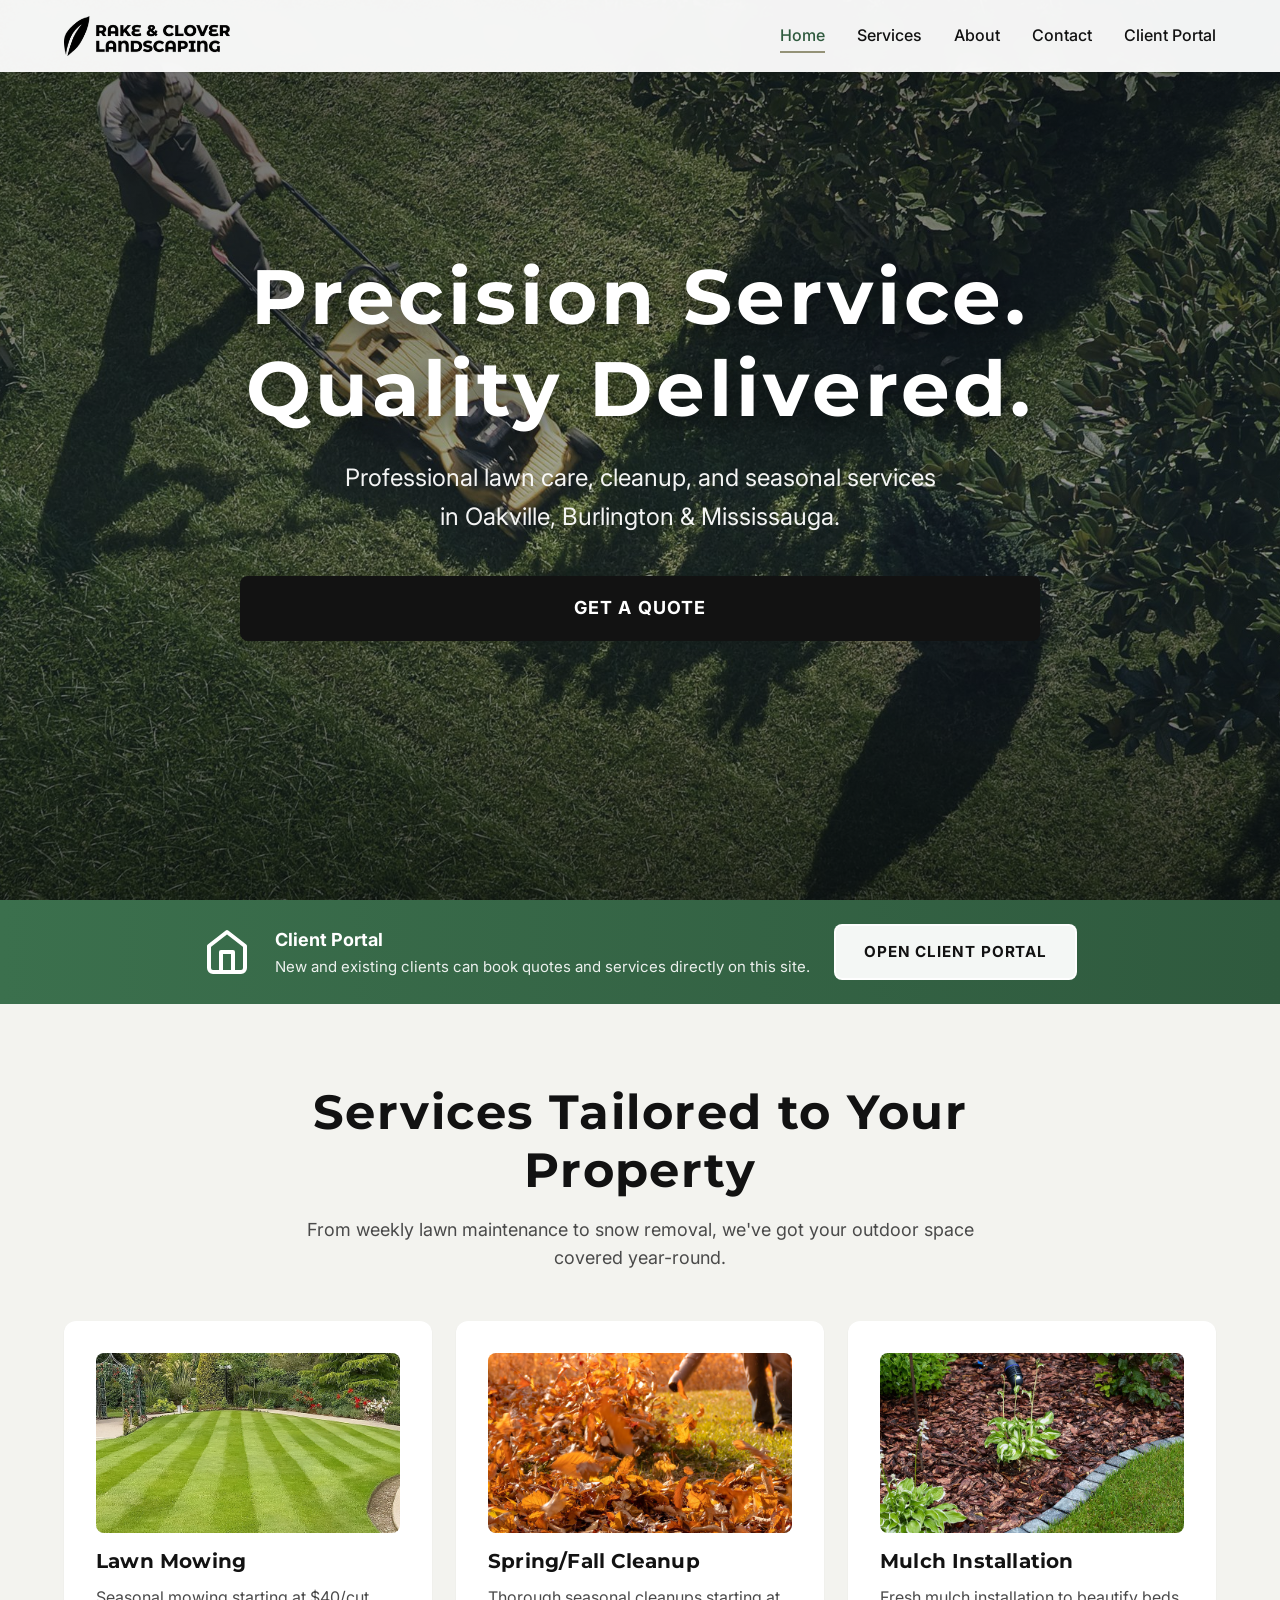
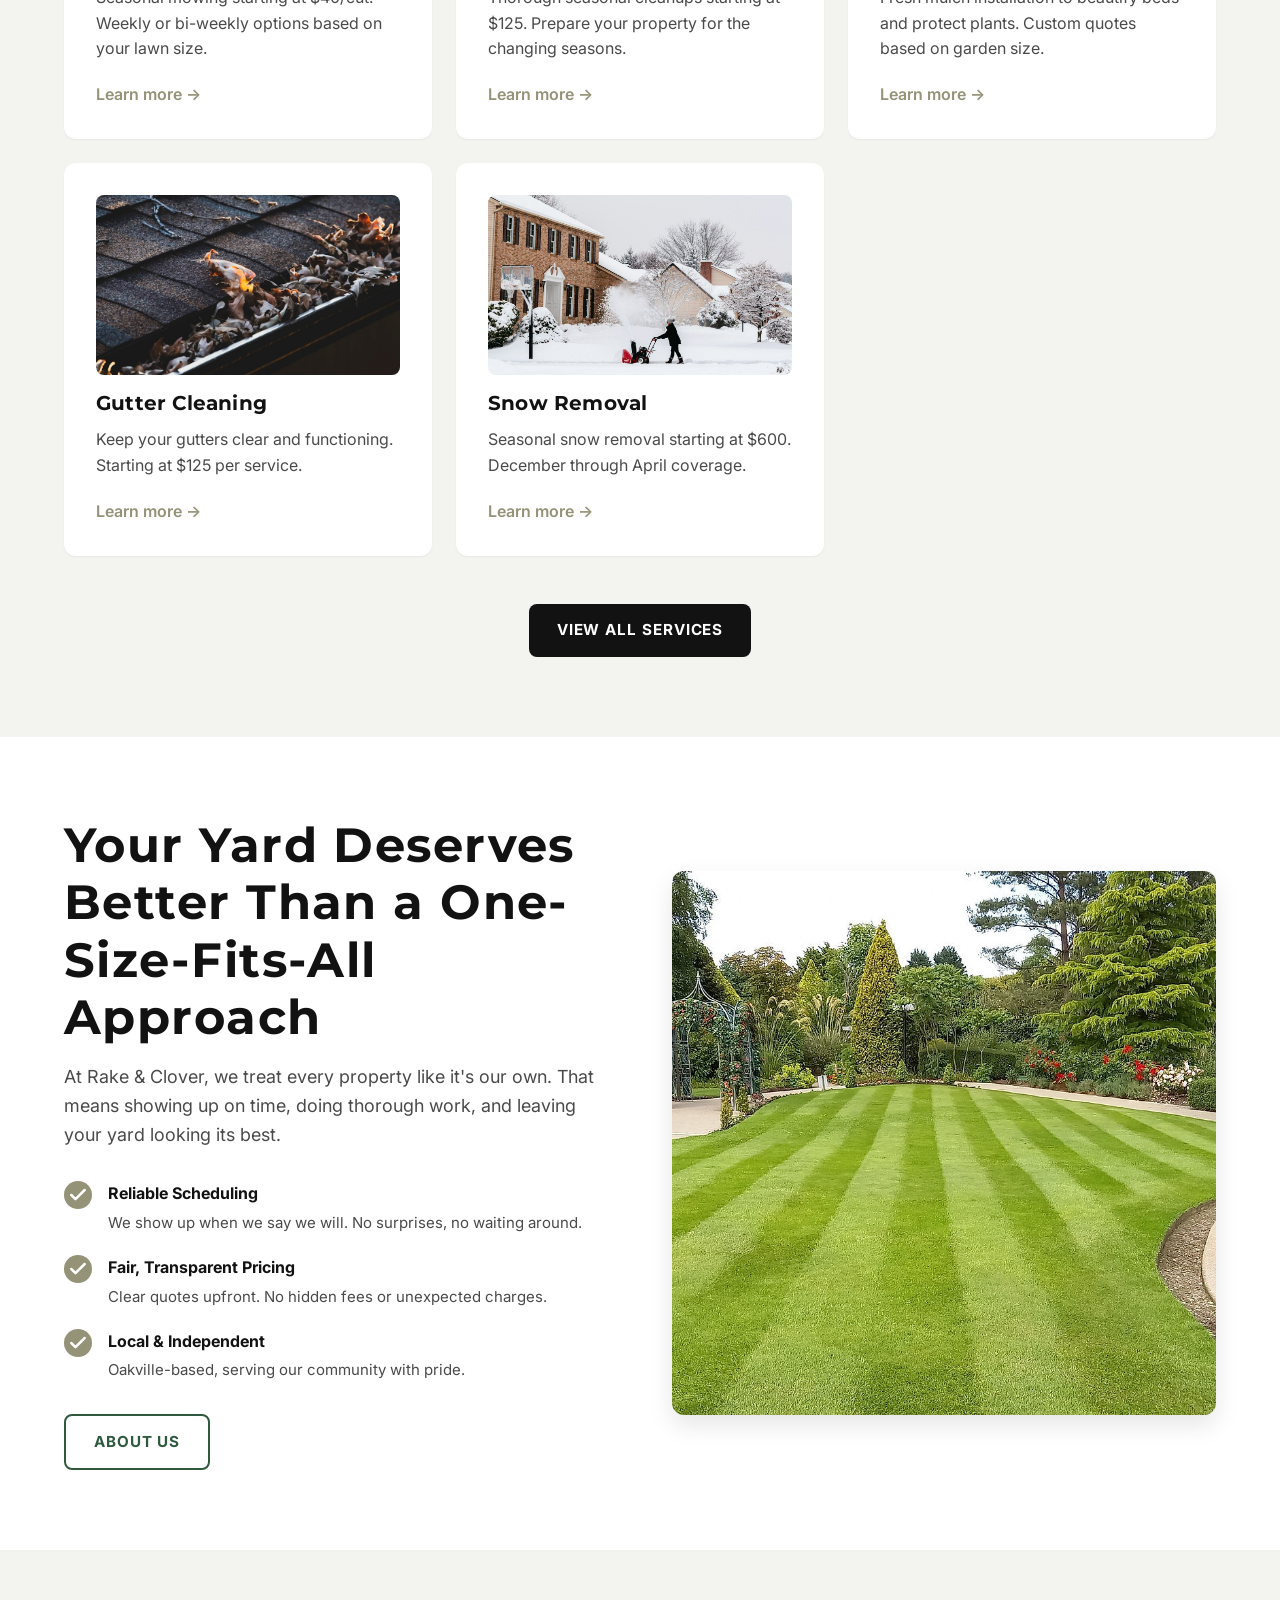
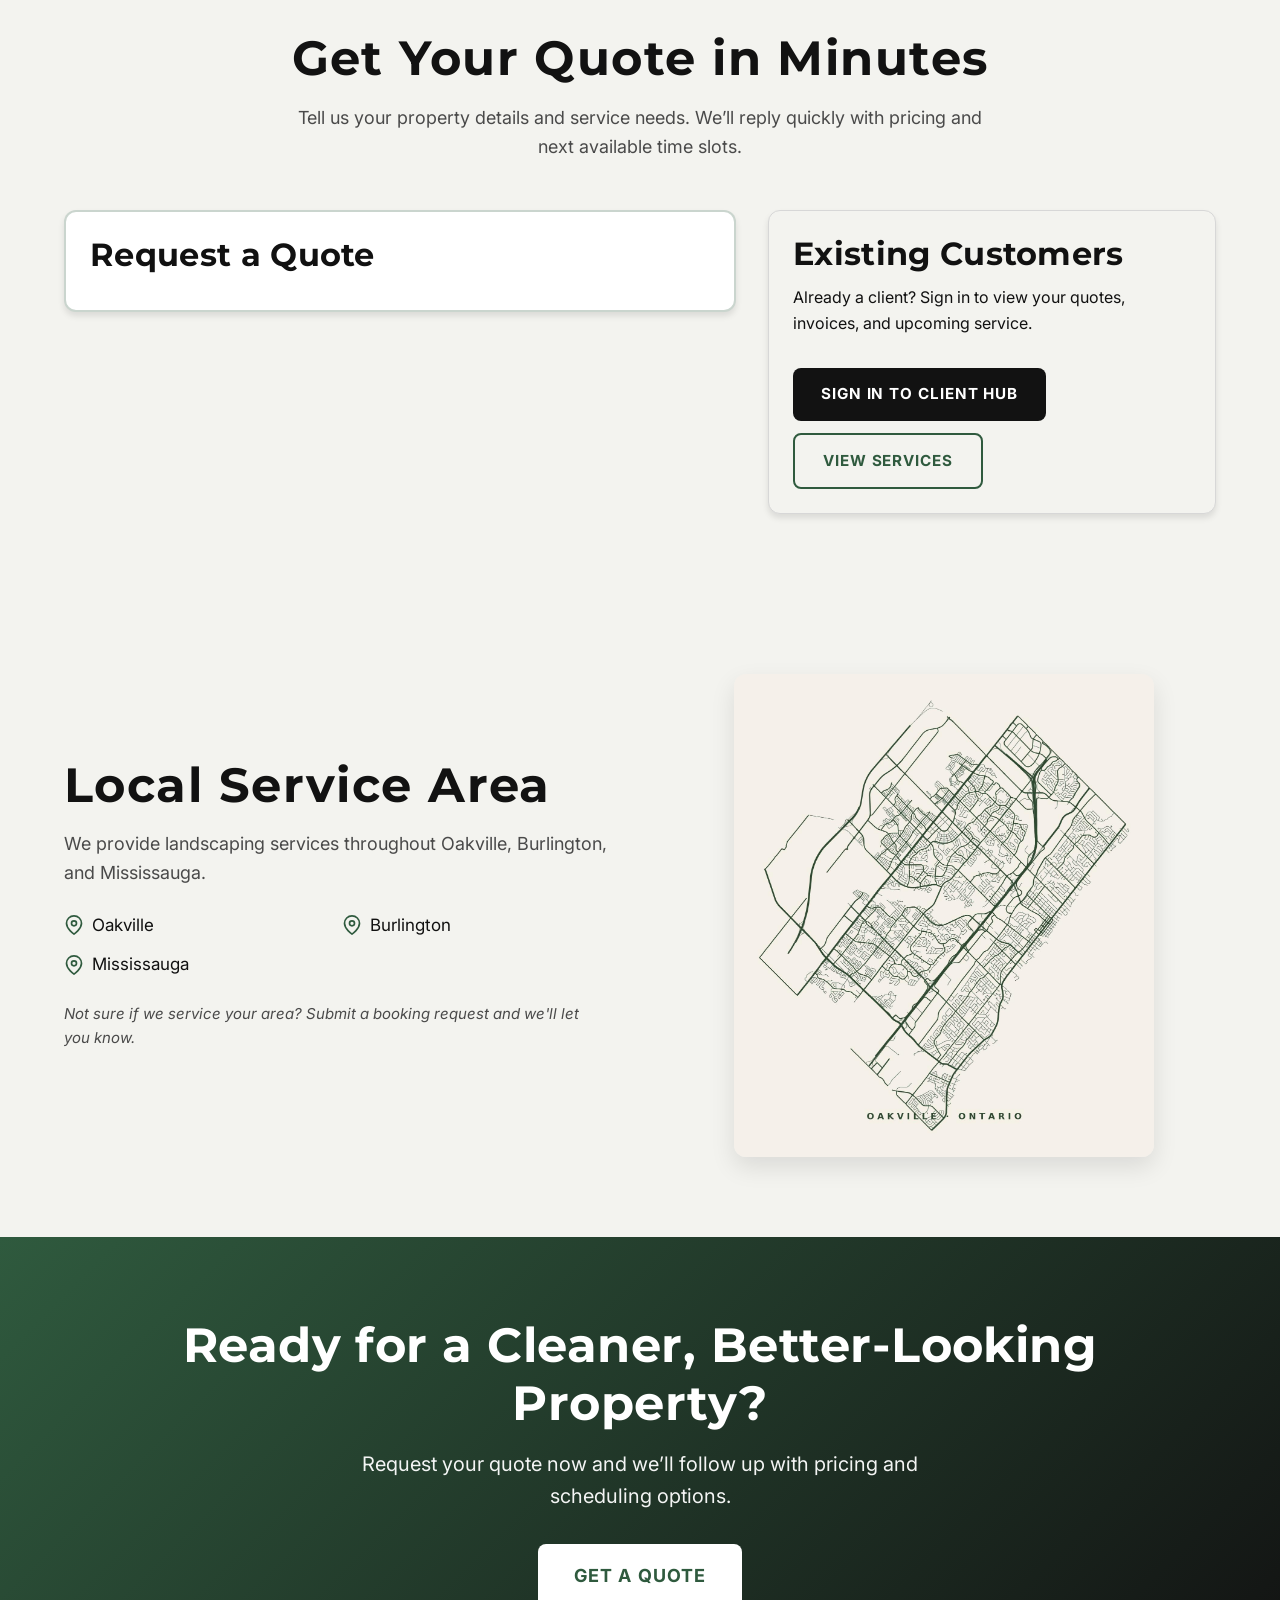
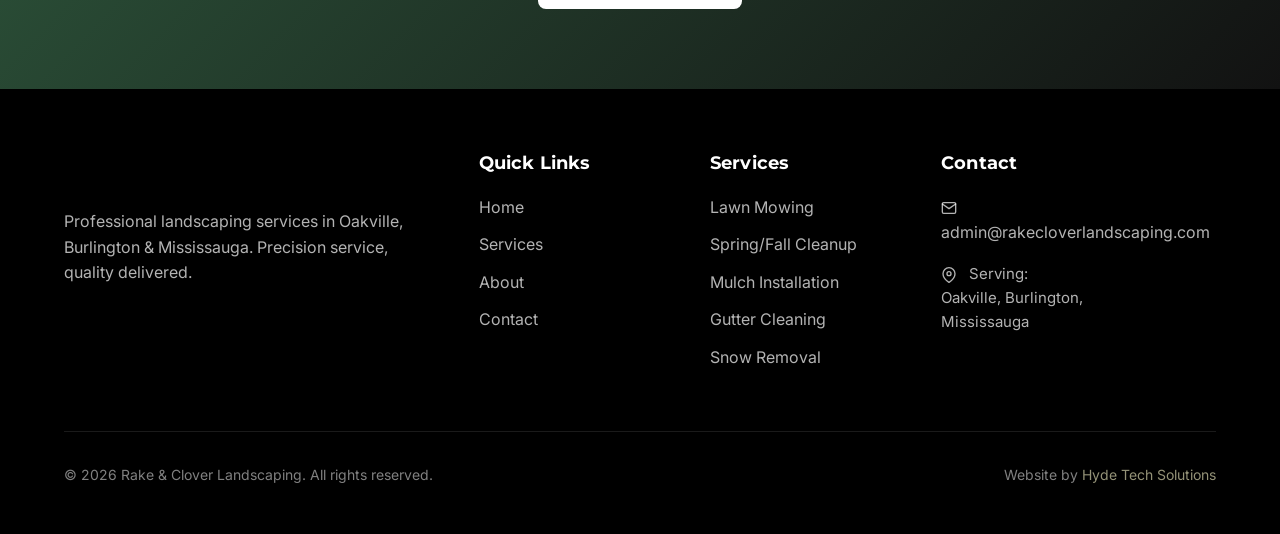
<file: index.html>
<!DOCTYPE html>
<html lang="en">
<head> <meta charset="UTF-8"> <meta name="viewport" content="width=device-width, initial-scale=1.0"> <link rel="canonical" href="https://rakecloverlandscaping.com/"> <title>Landscaping Oakville | Lawn Care, Cleanup & Snow Removal | Rake & Clover</title> <meta name="description" content="Rake & Clover Landscaping provides lawn mowing, spring/fall cleanup, mulch, gutter cleaning, and snow removal in Oakville, Burlington, and Mississauga. Request a fast quote."> <meta name="keywords" content="landscaping Oakville, lawn mowing Oakville, spring cleanup Oakville, fall cleanup Burlington, gutter cleaning Mississauga, snow removal Oakville"> <meta property="og:title" content="Rake & Clover Landscaping | Oakville, Burlington & Mississauga"> <meta property="og:description" content="Professional landscaping and seasonal property care. Fast quotes and reliable service."> <meta property="og:type" content="website"> <meta property="og:url" content="https://rakecloverlandscaping.com/"> <meta property="og:image" content="https://rakecloverlandscaping.com/images/brand-logo.png"> <link rel="stylesheet" href="css/style.css"> <link rel="preconnect" href="https://fonts.googleapis.com"> <link rel="preconnect" href="https://fonts.gstatic.com" crossorigin> <link href="https://fonts.googleapis.com/css2?family=Inter:wght@400;500;600;700;800&family=Montserrat:wght@600;700;800&display=swap" rel="stylesheet"> <link rel="icon" type="image/png" sizes="32x32" href="favicon-32.png?v=4"> <link rel="apple-touch-icon" href="apple-touch-icon.png?v=4">
<script type="application/ld+json">{"@context":"https://schema.org","@type":"LocalBusiness","name":"Rake & Clover Landscaping","areaServed":["Oakville","Burlington","Mississauga"],"description":"Residential landscaping and seasonal property care services.","url":"https://rakecloverlandscaping.com/","serviceType":["Lawn Mowing","Spring/Fall Cleanup","Mulch Installation","Gutter Cleaning","Snow Removal"]}</script><!-- Meta Pixel Code -->
<script>
!function(f,b,e,v,n,t,s)
{if(f.fbq)return;n=f.fbq=function(){n.callMethod?
n.callMethod.apply(n,arguments):n.queue.push(arguments)};
if(!f._fbq)f._fbq=n;n.push=n;n.loaded=!0;n.version='2.0';
n.queue=[];t=b.createElement(e);t.async=!0;
t.src=v;s=b.getElementsByTagName(e)[0];
s.parentNode.insertBefore(t,s)}(window, document,'script',
'https://connect.facebook.net/en_US/fbevents.js');
fbq('init', '1283860010604973');
fbq('track', 'PageView');
</script>
<noscript><img height="1" width="1" style="display:none"
src="https://www.facebook.com/tr?id=1283860010604973&ev=PageView&noscript=1"
/></noscript>
<!-- End Meta Pixel Code -->
</head>
<body> <!-- SVG Icons Sprite --> <svg style="display: none;"> <defs> <symbol id="icon-phone" viewBox="0 0 24 24" fill="none" stroke="currentColor" stroke-width="2" stroke-linecap="round" stroke-linejoin="round"><path d="M22 16.92v3a2 2 0 0 1-2.18 2 19.79 19.79 0 0 1-8.63-3.07 19.5 19.5 0 0 1-6-6 19.79 19.79 0 0 1-3.07-8.67A2 2 0 0 1 4.11 2h3a2 2 0 0 1 2 1.72 12.84 12.84 0 0 0 .7 2.81 2 2 0 0 1-.45 2.11L8.09 9.91a16 16 0 0 0 6 6l1.27-1.27a2 2 0 0 1 2.11-.45 12.84 12.84 0 0 0 2.81.7A2 2 0 0 1 22 16.92z"/></symbol> <symbol id="icon-check" viewBox="0 0 24 24" fill="none" stroke="currentColor" stroke-width="3" stroke-linecap="round" stroke-linejoin="round"><polyline points="20 6 9 17 4 12"/></symbol> <symbol id="icon-map-pin" viewBox="0 0 24 24" fill="none" stroke="currentColor" stroke-width="2" stroke-linecap="round" stroke-linejoin="round"><path d="M21 10c0 7-9 13-9 13s-9-6-9-13a9 9 0 0 1 18 0z"/><circle cx="12" cy="10" r="3"/></symbol> <symbol id="icon-mail" viewBox="0 0 24 24" fill="none" stroke="currentColor" stroke-width="2" stroke-linecap="round" stroke-linejoin="round"><path d="M4 4h16c1.1 0 2 .9 2 2v12c0 1.1-.9 2-2 2H4c-1.1 0-2-.9-2-2V6c0-1.1.9-2 2-2z"/><polyline points="22,6 12,13 2,6"/></symbol> <symbol id="icon-clock" viewBox="0 0 24 24" fill="none" stroke="currentColor" stroke-width="2" stroke-linecap="round" stroke-linejoin="round"><circle cx="12" cy="12" r="10"/><polyline points="12 6 12 12 16 14"/></symbol> <symbol id="icon-star" viewBox="0 0 24 24" fill="currentColor"><polygon points="12 2 15.09 8.26 22 9.27 17 14.14 18.18 21.02 12 17.77 5.82 21.02 7 14.14 2 9.27 8.91 8.26 12 2"/></symbol> <symbol id="icon-lawn" viewBox="0 0 24 24" fill="none" stroke="currentColor" stroke-width="2" stroke-linecap="round" stroke-linejoin="round"><path d="M2 22h20M2 22l2-8 3 8M9 22l3-12 3 12M16 22l3-8 2 8M2 12h20"/></symbol> <symbol id="icon-scissors" viewBox="0 0 24 24" fill="none" stroke="currentColor" stroke-width="2" stroke-linecap="round" stroke-linejoin="round"><circle cx="6" cy="6" r="3"/><circle cx="6" cy="18" r="3"/><line x1="20" y1="4" x2="8.12" y2="15.88"/><line x1="14.47" y1="14.48" x2="20" y2="20"/><line x1="8.12" y1="8.12" x2="12" y2="12"/></symbol> <symbol id="icon-shield" viewBox="0 0 24 24" fill="none" stroke="currentColor" stroke-width="2" stroke-linecap="round" stroke-linejoin="round"><path d="M12 22s8-4 8-10V5l-8-3-8 3v7c0 6 8 10 8 10z"/></symbol> <symbol id="icon-plant" viewBox="0 0 24 24" fill="none" stroke="currentColor" stroke-width="2" stroke-linecap="round" stroke-linejoin="round"><path d="M7 20h10M10 20c5.5-2.5.8-6.4 3-10"/><path d="M9.5 9.4c1.1.8 1.8 2.2 2.3 3.7-2 .4-3.5.4-4.8-.3-1.2-.6-2.3-1.9-3-4.2 2.8-.5 4.4 0 5.5.8z"/><path d="M14.1 6a7 7 0 0 0-1.1 4c1.9-.6 3.2-.6 4.4.3 1.1.8 1.9 2.3 2.4 4.5-3.1.5-5.1-.2-6.2-1.1"/></symbol> <symbol id="icon-calendar" viewBox="0 0 24 24" fill="none" stroke="currentColor" stroke-width="2" stroke-linecap="round" stroke-linejoin="round"><rect x="3" y="4" width="18" height="18" rx="2" ry="2"/><line x1="16" y1="2" x2="16" y2="6"/><line x1="8" y1="2" x2="8" y2="6"/><line x1="3" y1="10" x2="21" y2="10"/></symbol> <symbol id="icon-home" viewBox="0 0 24 24" fill="none" stroke="currentColor" stroke-width="2" stroke-linecap="round" stroke-linejoin="round"><path d="M3 9l9-7 9 7v11a2 2 0 0 1-2 2H5a2 2 0 0 1-2-2z"/><polyline points="9 22 9 12 15 12 15 22"/></symbol> <symbol id="icon-leaf" viewBox="0 0 24 24" fill="none" stroke="currentColor" stroke-width="2" stroke-linecap="round" stroke-linejoin="round"><path d="M11 20A7 7 0 0 1 9.8 6.1C15.5 5 17 4.48 19 2c1 2 2 4.18 2 8 0 5.5-4.78 10-10 10Z"/><path d="M2 21c0-3 1.85-5.36 5.08-6C9.5 14.52 12 13 13 12"/></symbol> </defs> </svg> <!-- Header --> <header class="header"> <div class="container"> <nav class="navbar"> <a href="index.html" class="logo"> <img class="brand-logo" src="images/brand-logo.png" alt="Rake & Clover Landscaping"> </a> <button class="nav-toggle" aria-label="Toggle navigation"> <span></span> <span></span> <span></span> </button> <ul class="nav-menu"> <li><a href="index.html" class="active">Home</a></li> <li><a href="services.html">Services</a></li> <li><a href="about.html">About</a></li> <li><a href="contact.html">Contact</a></li> <li><a href="portal.html">Client Portal</a></li> </ul>
</nav> </div> </header> <!-- Hero Section --> <section class="hero"> <div class="hero-bg" style="background-image: url('images/hero-wix.jpg'); background-size: cover; background-position: center;"> <div class="hero-overlay"></div> </div> <div class="container"> <div class="hero-content"> <h1 class="hero-title">Precision Service.<br>Quality Delivered.</h1> <p class="hero-subtitle">Professional lawn care, cleanup, and seasonal services in Oakville, Burlington & Mississauga.</p> <div class="hero-ctas"> <a href="index.html#booking" class="btn btn-large btn-primary"> <span>Get a Quote</span>  </a> </div> </div> </div> </section> <!-- AI Agent Banner --> <section class="ai-banner"> <div class="container"> <div class="ai-banner-content"> <svg class="ai-icon"><use href="#icon-home"/></svg> <div class="ai-text"> <strong>Client Portal</strong> <span>New and existing clients can book quotes and services directly on this site.</span> </div> <a href="portal.html" class="btn btn-accent">Open Client Portal</a> </div> </div> </section> <!-- Services Section --> <section class="services-section" id="services"> <div class="container"> <div class="section-header"> <h2 class="section-title">Services Tailored to Your Property</h2> <p class="section-subtitle">From weekly lawn maintenance to snow removal, we've got your outdoor space covered year-round.</p> </div> <div class="services-grid"> <div class="service-card"> <img class="service-thumb" src="images/lawn-care.jpg" alt="Lawn mowing" style="width:100%; height:180px; object-fit:cover; border-radius:8px; margin-bottom:1rem;"> <h3>Lawn Mowing</h3> <p>Seasonal mowing starting at $40/cut. Weekly or bi-weekly options based on your lawn size.</p> <a href="services.html#lawn-care" class="link-arrow">Learn more →</a> </div> <div class="service-card"> <img class="service-thumb" src="images/leaf-cleanup.jpg" alt="Spring and fall cleanup" style="width:100%; height:180px; object-fit:cover; border-radius:8px; margin-bottom:1rem;"> <h3>Spring/Fall Cleanup</h3> <p>Thorough seasonal cleanups starting at $125. Prepare your property for the changing seasons.</p> <a href="services.html#seasonal" class="link-arrow">Learn more →</a> </div> <div class="service-card"> <img class="service-thumb" src="images/mulch-garden.jpg" alt="Mulch installation" style="width:100%; height:180px; object-fit:cover; border-radius:8px; margin-bottom:1rem;"> <h3>Mulch Installation</h3> <p>Fresh mulch installation to beautify beds and protect plants. Custom quotes based on garden size.</p> <a href="services.html#mulch" class="link-arrow">Learn more →</a> </div> <div class="service-card"> <img class="service-thumb" src="images/gutter-cleaning.jpg" alt="Gutter cleaning" style="width:100%; height:180px; object-fit:cover; border-radius:8px; margin-bottom:1rem;"> <h3>Gutter Cleaning</h3> <p>Keep your gutters clear and functioning. Starting at $125 per service.</p> <a href="services.html#gutter" class="link-arrow">Learn more →</a> </div> <div class="service-card"> <img class="service-thumb" src="images/snow-removal.jpg" alt="Snow removal" style="width:100%; height:180px; object-fit:cover; border-radius:8px; margin-bottom:1rem;"> <h3>Snow Removal</h3> <p>Seasonal snow removal starting at $600. December through April coverage.</p> <a href="services.html#snow" class="link-arrow">Learn more →</a> </div> </div> <div class="section-cta"> <a href="services.html" class="btn btn-primary">View All Services</a> </div> </div> </section> <!-- Why Choose Us --> <section class="why-us"> <div class="container"> <div class="why-us-grid"> <div class="why-us-content"> <h2 class="section-title">Your Yard Deserves Better Than a One-Size-Fits-All Approach</h2> <p>At Rake & Clover, we treat every property like it's our own. That means showing up on time, doing thorough work, and leaving your yard looking its best.</p> <ul class="feature-list"> <li> <svg class="feature-icon"><use href="#icon-check"/></svg> <div> <strong>Reliable Scheduling</strong> <span>We show up when we say we will. No surprises, no waiting around.</span> </div> </li> <li> <svg class="feature-icon"><use href="#icon-check"/></svg> <div> <strong>Fair, Transparent Pricing</strong> <span>Clear quotes upfront. No hidden fees or unexpected charges.</span> </div> </li> <li> <svg class="feature-icon"><use href="#icon-check"/></svg> <div> <strong>Local & Independent</strong> <span>Oakville-based, serving our community with pride.</span> </div> </li> </ul> <a href="about.html" class="btn btn-secondary">About Us</a> </div> <div class="why-us-image"> <img src="images/lawn-care.jpg" alt="Beautiful striped lawn with trees and paths" class="rounded-image"> </div> </div> </div> </section> <!-- Booking Section --> <section class="booking-section" id="booking"> <div class="container"> <div class="section-header"> <h2 class="section-title">Get Your Quote in Minutes</h2> <p class="section-subtitle">Tell us your property details and service needs. We’ll reply quickly with pricing and next available time slots.</p> </div> <div class="booking-grid"> <div class="booking-card"> <h3>Request a Quote</h3> <!-- Jobber Work Request Form Embed --> <div id="1b58b81e-cdf5-4b91-8c68-4f1d2977c3e0-2474134"></div> <link rel="stylesheet" href="https://d3ey4dbjkt2f6s.cloudfront.net/assets/external/work_request_embed.css" media="screen" /> <script src="https://d3ey4dbjkt2f6s.cloudfront.net/assets/static_link/work_request_embed_snippet.js" clienthub_id="1b58b81e-cdf5-4b91-8c68-4f1d2977c3e0-2474134" form_url="https://clienthub.getjobber.com/client_hubs/1b58b81e-cdf5-4b91-8c68-4f1d2977c3e0/public/work_request/embedded_work_request_form?form_id=2474134"></script> </div> <div class="booking-card" style="background: var(--color-bg-alt);"> <h3>Existing Customers</h3> <p>Already a client? Sign in to view your quotes, invoices, and upcoming service.</p> <a class="btn btn-primary" href="https://clienthub.getjobber.com/client_hubs/1b58b81e-cdf5-4b91-8c68-4f1d2977c3e0/login/new?source=share_login" target="_blank" rel="noopener" style="margin-top: 1rem;">Sign In to Client Hub</a> <a class="btn btn-secondary" href="services.html" style="margin-top: 0.75rem;">View Services</a> </div> </div> </div> </section> <!-- Service Area --> <section class="service-area"> <div class="container"> <div class="service-area-grid"> <div class="service-area-content"> <h2 class="section-title">Local Service Area</h2> <p>We provide landscaping services throughout Oakville, Burlington, and Mississauga.</p> <ul class="location-list"> <li><svg class="location-icon"><use href="#icon-map-pin"/></svg> Oakville</li> <li><svg class="location-icon"><use href="#icon-map-pin"/></svg> Burlington</li> <li><svg class="location-icon"><use href="#icon-map-pin"/></svg> Mississauga</li> </ul> <p class="location-note">Not sure if we service your area? Submit a booking request and we'll let you know.</p> </div> <div class="service-area-map"> <img src="images/oakville-area.jpg" alt="Oakville service area map" class="rounded-image" style="max-width: 420px; width: 100%; display: block; margin: 0 auto;"> </div> </div> </div> </section> <!-- CTA Section --> <section class="cta-section"> <div class="container"> <div class="cta-content"> <h2>Ready for a Cleaner, Better-Looking Property?</h2> <p>Request your quote now and we’ll follow up with pricing and scheduling options.</p> <div class="cta-buttons"> <a href="index.html#booking" class="btn btn-large btn-white"> <span>Get a Quote</span> </a> </div> </div> </div> </section> <!-- Footer --> <footer class="footer"> <div class="container"> <div class="footer-grid"> <div class="footer-brand"> <a href="index.html" class="logo"> <img class="brand-logo" src="images/brand-logo.png" alt="Rake & Clover Landscaping"> </a> <p>Professional landscaping services in Oakville, Burlington & Mississauga. Precision service, quality delivered.</p> <!-- Social links: add URLs when Jon provides Facebook/Instagram/Google pages --> </div> <div class="footer-links"> <h4>Quick Links</h4> <ul> <li><a href="index.html">Home</a></li> <li><a href="services.html">Services</a></li> <li><a href="about.html">About</a></li> <li><a href="contact.html">Contact</a></li> </ul> </div> <div class="footer-links"> <h4>Services</h4> <ul> <li><a href="services.html#lawn-care">Lawn Mowing</a></li> <li><a href="services.html#seasonal">Spring/Fall Cleanup</a></li> <li><a href="services.html#mulch">Mulch Installation</a></li> <li><a href="services.html#gutter">Gutter Cleaning</a></li> <li><a href="services.html#snow">Snow Removal</a></li> </ul> </div> <div class="footer-contact"> <h4>Contact</h4> <p> <a href="mailto:admin@rakecloverlandscaping.com"><svg class="icon-inline"><use href="#icon-mail"/></svg> admin@rakecloverlandscaping.com</a> </p> <p class="service-area-text"> <svg class="icon-inline"><use href="#icon-map-pin"/></svg> Serving:<br> Oakville, Burlington,<br>Mississauga </p> </div> </div> <div class="footer-bottom"> <p>&copy; 2026 Rake & Clover Landscaping. All rights reserved.</p> <p class="credit">Website by <a href="https://hydetech.ca" target="_blank">Hyde Tech Solutions</a></p> </div> </div> </footer>
<script src="js/main.js"></script>
</body>
</html>
</file>
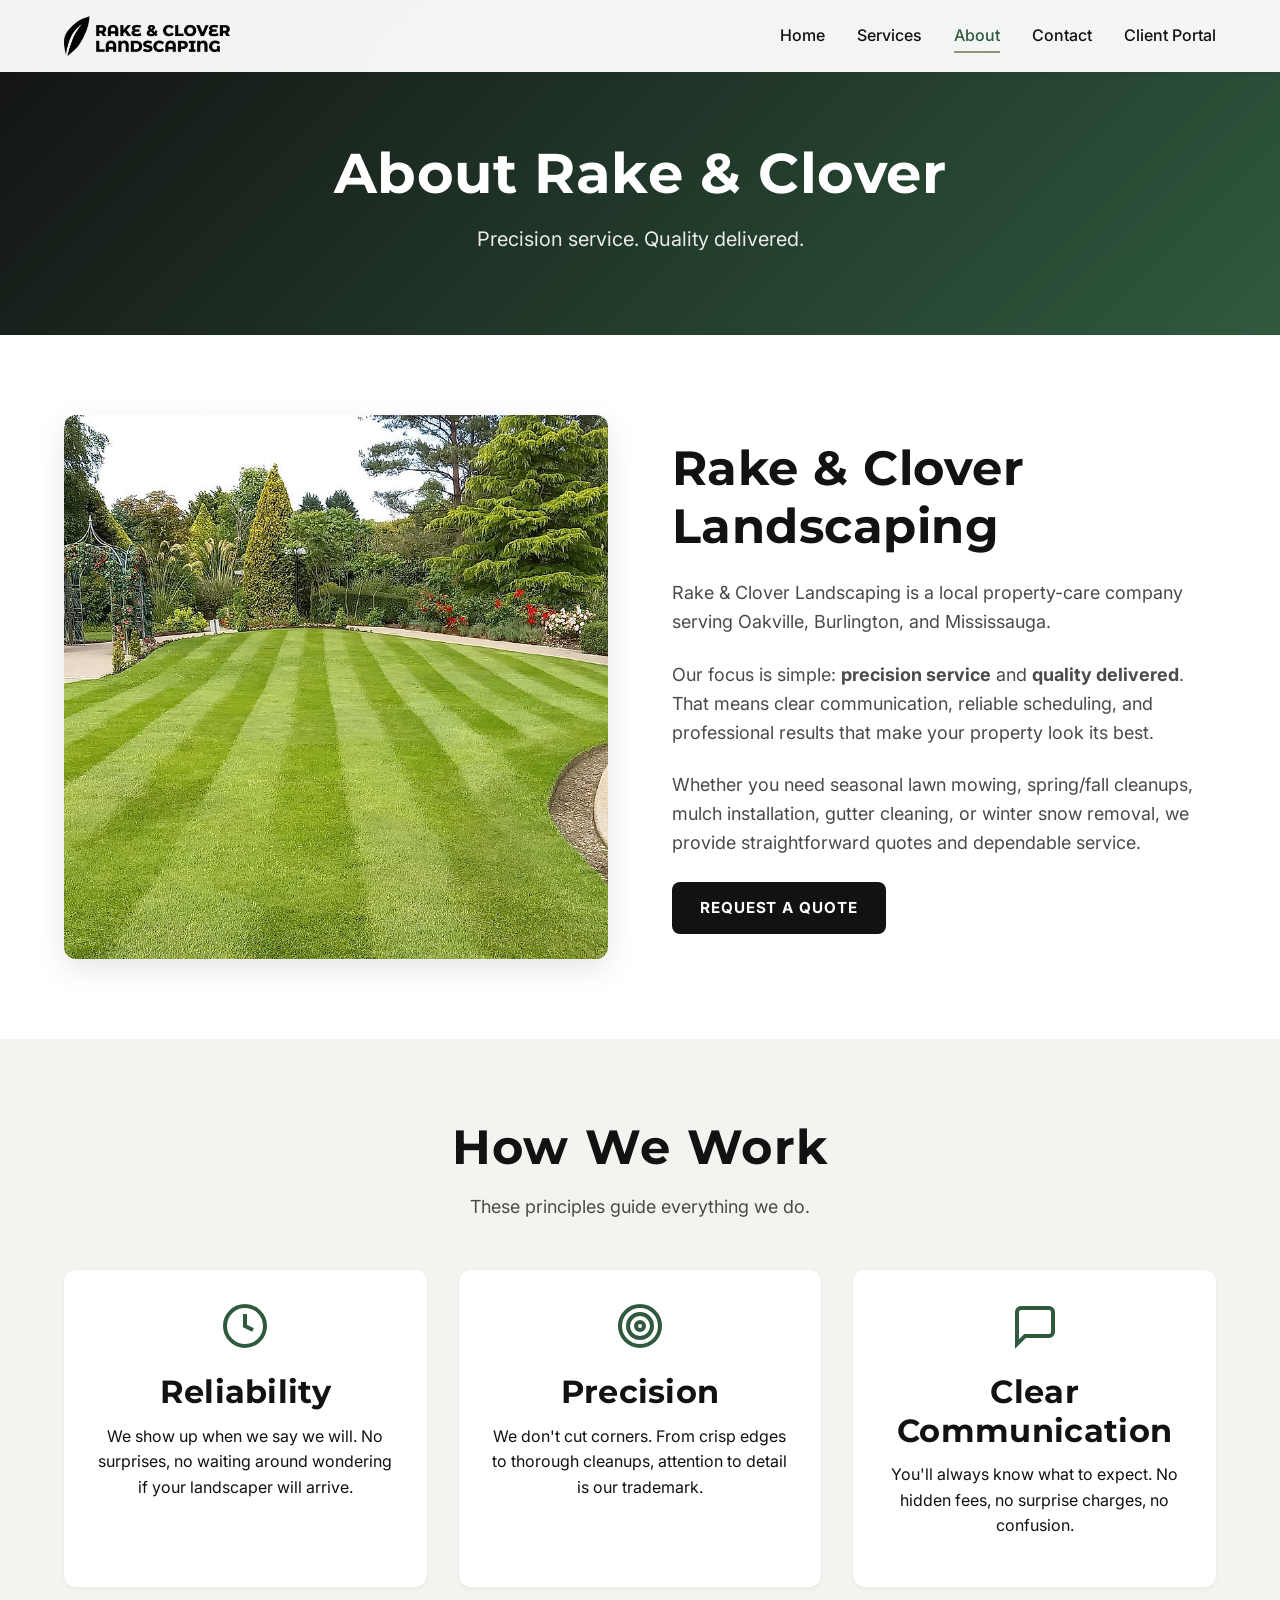
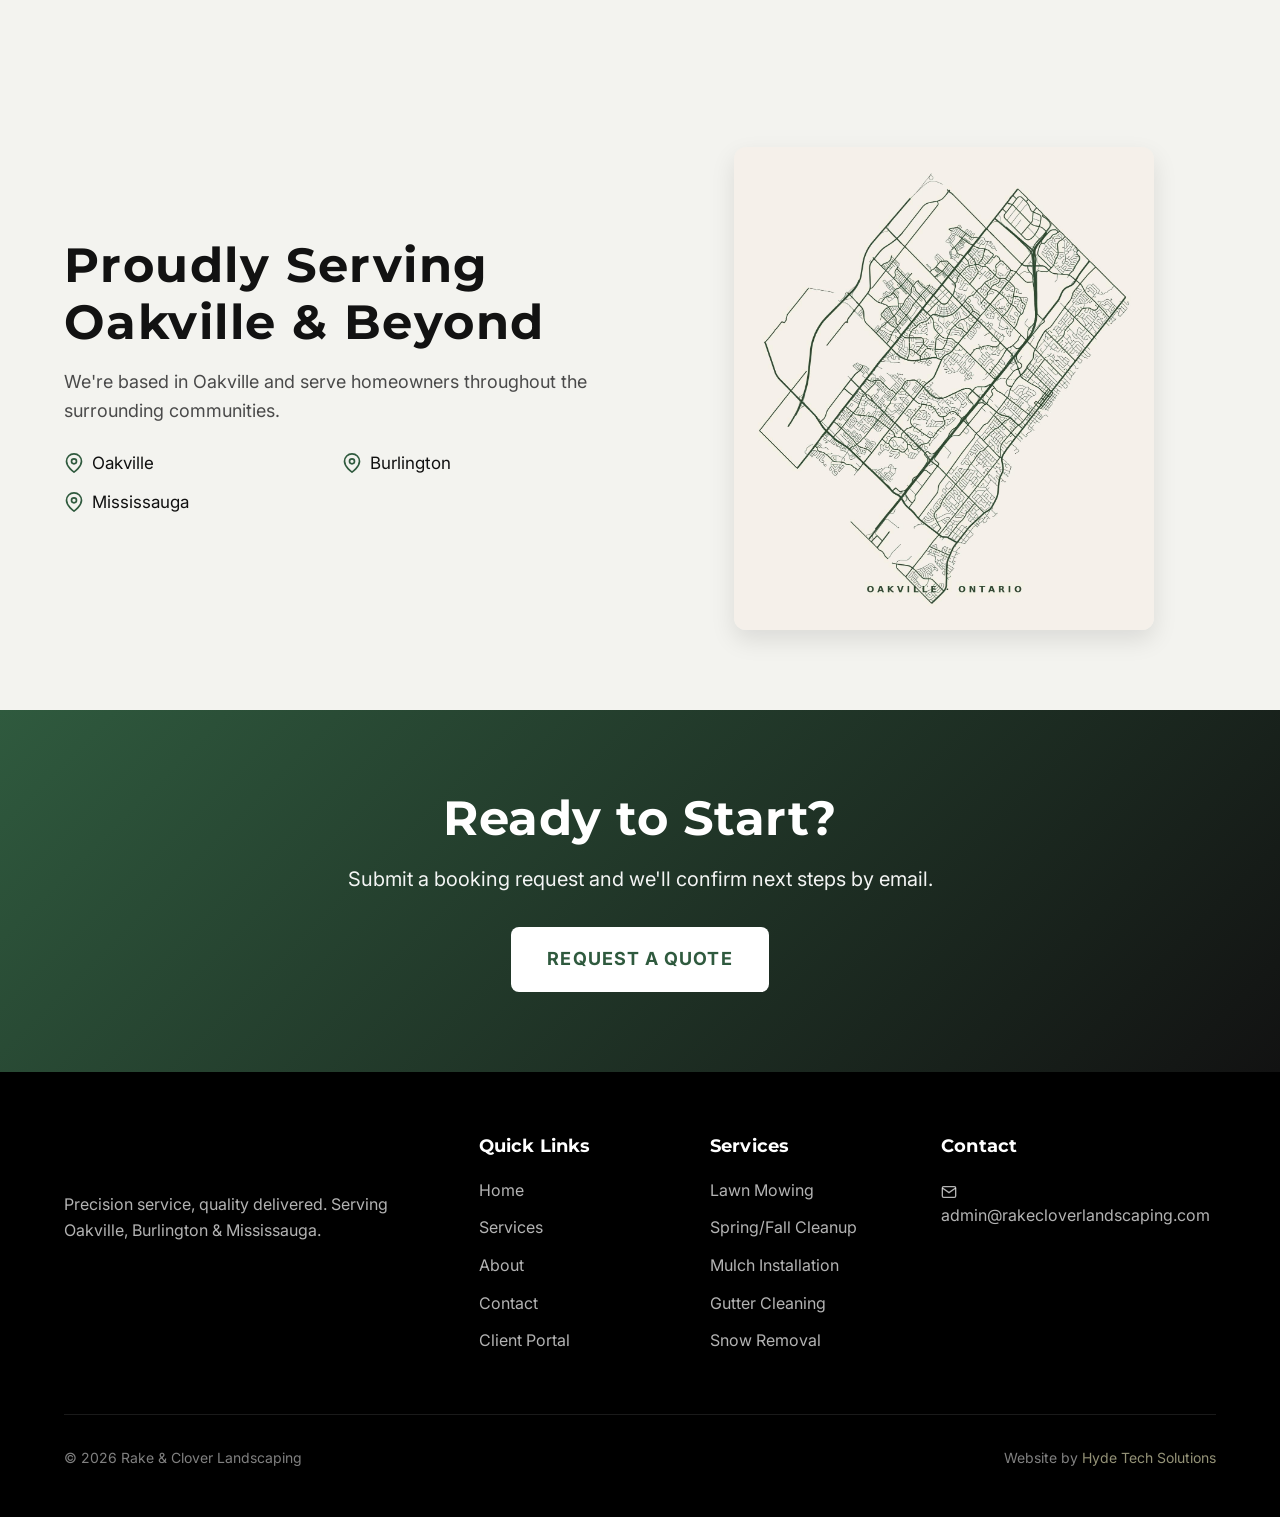
<file: about.html>
<!DOCTYPE html>
<html lang="en">
<head> <meta charset="UTF-8"> <meta name="viewport" content="width=device-width, initial-scale=1.0"> <link rel="canonical" href="https://rakecloverlandscaping.com/about.html"> <title>About Us | Rake & Clover Landscaping Oakville</title> <meta name="description" content="Learn about Rake & Clover Landscaping — a local company serving Oakville, Burlington & Mississauga with precision service and quality delivered."> <link rel="stylesheet" href="css/style.css"> <link rel="preconnect" href="https://fonts.googleapis.com"> <link rel="preconnect" href="https://fonts.gstatic.com" crossorigin> <link href="https://fonts.googleapis.com/css2?family=Inter:wght@400;500;600;700;800&family=Montserrat:wght@600;700;800&display=swap" rel="stylesheet"> <link rel="icon" type="image/png" sizes="32x32" href="favicon-32.png?v=4"> <link rel="apple-touch-icon" href="apple-touch-icon.png?v=4"> <style> .about-grid { display: grid; grid-template-columns: 1fr 1fr; gap: 4rem; align-items: center; } .about-image img { width: 100%; border-radius: 12px; box-shadow: 0 10px 30px rgba(0,0,0,0.1); } .about-content h2 { color: var(--color-primary-dark); margin-bottom: 1.5rem; } .about-content p { font-size: 1.125rem; color: var(--color-text-light); margin-bottom: 1.5rem; } .values-section { background: var(--color-bg-alt); } .values-grid { display: grid; grid-template-columns: repeat(3, 1fr); gap: 2rem; } .value-card { background: white; padding: 2rem; border-radius: 12px; text-align: center; box-shadow: 0 2px 4px rgba(0,0,0,0.05); } .value-icon { width: 48px; height: 48px; color: var(--color-primary); margin: 0 auto 1rem; } .value-card h3 { color: var(--color-primary-dark); margin-bottom: 0.75rem; } .trust-badges { display: flex; gap: 2rem; justify-content: center; flex-wrap: wrap; margin-top: 2rem; } .trust-badge { display: flex; align-items: center; gap: 0.75rem; background: white; padding: 1rem 1.5rem; border-radius: 8px; box-shadow: 0 2px 4px rgba(0,0,0,0.05); } .trust-badge svg { width: 32px; height: 32px; color: var(--color-primary); } .trust-badge-text { display: flex; flex-direction: column; } .trust-badge-text strong { color: var(--color-primary-dark); } .trust-badge-text span { font-size: 0.875rem; color: var(--color-text-muted); } .hours-grid { display: grid; grid-template-columns: auto 1fr; gap: 0.5rem 1.5rem; margin-top: 1rem; } .hours-grid .closed { color: #dc3545; font-weight: 600; } @media (max-width: 768px) { .about-grid { grid-template-columns: 1fr; gap: 2rem; } .values-grid { grid-template-columns: 1fr; } } </style>
<!-- Meta Pixel Code -->
<script>
!function(f,b,e,v,n,t,s)
{if(f.fbq)return;n=f.fbq=function(){n.callMethod?
n.callMethod.apply(n,arguments):n.queue.push(arguments)};
if(!f._fbq)f._fbq=n;n.push=n;n.loaded=!0;n.version='2.0';
n.queue=[];t=b.createElement(e);t.async=!0;
t.src=v;s=b.getElementsByTagName(e)[0];
s.parentNode.insertBefore(t,s)}(window, document,'script',
'https://connect.facebook.net/en_US/fbevents.js');
fbq('init', '1283860010604973');
fbq('track', 'PageView');
</script>
<noscript><img height="1" width="1" style="display:none"
src="https://www.facebook.com/tr?id=1283860010604973&ev=PageView&noscript=1"
/></noscript>
<!-- End Meta Pixel Code -->
</head>
<body> <svg style="display: none;"> <defs> <symbol id="icon-phone" viewBox="0 0 24 24" fill="none" stroke="currentColor" stroke-width="2"><path d="M22 16.92v3a2 2 0 0 1-2.18 2 19.79 19.79 0 0 1-8.63-3.07 19.5 19.5 0 0 1-6-6 19.79 19.79 0 0 1-3.07-8.67A2 2 0 0 1 4.11 2h3a2 2 0 0 1 2 1.72 12.84 12.84 0 0 0 .7 2.81 2 2 0 0 1-.45 2.11L8.09 9.91a16 16 0 0 0 6 6l1.27-1.27a2 2 0 0 1 2.11-.45 12.84 12.84 0 0 0 2.81.7A2 2 0 0 1 22 16.92z"/></symbol> <symbol id="icon-clock" viewBox="0 0 24 24" fill="none" stroke="currentColor" stroke-width="2"><circle cx="12" cy="12" r="10"/><polyline points="12 6 12 12 16 14"/></symbol> <symbol id="icon-target" viewBox="0 0 24 24" fill="none" stroke="currentColor" stroke-width="2"><circle cx="12" cy="12" r="10"/><circle cx="12" cy="12" r="6"/><circle cx="12" cy="12" r="2"/></symbol> <symbol id="icon-message" viewBox="0 0 24 24" fill="none" stroke="currentColor" stroke-width="2"><path d="M21 15a2 2 0 0 1-2 2H7l-4 4V5a2 2 0 0 1 2-2h14a2 2 0 0 1 2 2z"/></symbol> <symbol id="icon-shield" viewBox="0 0 24 24" fill="none" stroke="currentColor" stroke-width="2"><path d="M12 22s8-4 8-10V5l-8-3-8 3v7c0 6 8 10 8 10z"/></symbol> <symbol id="icon-star" viewBox="0 0 24 24" fill="currentColor" stroke="currentColor" stroke-width="2"><polygon points="12 2 15.09 8.26 22 9.27 17 14.14 18.18 21.02 12 17.77 5.82 21.02 7 14.14 2 9.27 8.91 8.26 12 2"/></symbol> <symbol id="icon-home" viewBox="0 0 24 24" fill="none" stroke="currentColor" stroke-width="2"><path d="M3 9l9-7 9 7v11a2 2 0 0 1-2 2H5a2 2 0 0 1-2-2z"/><polyline points="9 22 9 12 15 12 15 22"/></symbol> <symbol id="icon-map-pin" viewBox="0 0 24 24" fill="none" stroke="currentColor" stroke-width="2"><path d="M21 10c0 7-9 13-9 13s-9-6-9-13a9 9 0 0 1 18 0z"/><circle cx="12" cy="10" r="3"/></symbol> </defs> </svg> <header class="header"> <div class="container"> <nav class="navbar"> <a href="index.html" class="logo"> <img class="brand-logo" src="images/brand-logo.png" alt="Rake & Clover Landscaping"> </a> <button class="nav-toggle" aria-label="Toggle navigation"><span></span><span></span><span></span></button> <ul class="nav-menu"> <li><a href="index.html">Home</a></li> <li><a href="services.html">Services</a></li> <li><a href="about.html" class="active">About</a></li> <li><a href="contact.html">Contact</a></li> <li><a href="portal.html">Client Portal</a></li> </ul>
</nav> </div> </header> <section class="page-header" style="background: linear-gradient(135deg, var(--color-primary-dark) 0%, var(--color-primary) 100%); color: white; padding: 140px 0 80px; text-align: center;"> <div class="container"> <h1 style="font-size: clamp(2.5rem, 5vw, 3.5rem); margin-bottom: 1rem;">About Rake & Clover</h1> <p style="font-size: 1.25rem; opacity: 0.9; max-width: 600px; margin: 0 auto;">Precision service. Quality delivered.</p> </div> </section> <section style="padding: 5rem 0;"> <div class="container"> <div class="about-grid"> <div class="about-image"> <img src="images/lawn-care.jpg" alt="Professional lawn mowing"> </div> <div class="about-content"> <h2>Rake & Clover Landscaping</h2> <p>Rake & Clover Landscaping is a local property-care company serving Oakville, Burlington, and Mississauga.</p> <p>Our focus is simple: <strong>precision service</strong> and <strong>quality delivered</strong>. That means clear communication, reliable scheduling, and professional results that make your property look its best.</p> <p>Whether you need seasonal lawn mowing, spring/fall cleanups, mulch installation, gutter cleaning, or winter snow removal, we provide straightforward quotes and dependable service.</p> <a href="contact.html" class="btn btn-primary">Request a Quote</a> </div> </div> </div> </section> <section class="values-section" style="padding: 5rem 0;"> <div class="container"> <div class="section-header"> <h2 class="section-title">How We Work</h2> <p class="section-subtitle">These principles guide everything we do.</p> </div> <div class="values-grid"> <div class="value-card"> <svg class="value-icon"><use href="#icon-clock"/></svg> <h3>Reliability</h3> <p>We show up when we say we will. No surprises, no waiting around wondering if your landscaper will arrive.</p> </div> <div class="value-card"> <svg class="value-icon"><use href="#icon-target"/></svg> <h3>Precision</h3> <p>We don't cut corners. From crisp edges to thorough cleanups, attention to detail is our trademark.</p> </div> <div class="value-card"> <svg class="value-icon"><use href="#icon-message"/></svg> <h3>Clear Communication</h3> <p>You'll always know what to expect. No hidden fees, no surprise charges, no confusion.</p> </div> </div> </div> </section> <section class="service-area" style="background: var(--color-bg-alt); padding: 5rem 0;"> <div class="container"> <div class="service-area-grid"> <div class="service-area-content"> <h2 class="section-title">Proudly Serving Oakville & Beyond</h2> <p>We're based in Oakville and serve homeowners throughout the surrounding communities.</p> <ul class="location-list"> <li><svg class="location-icon"><use href="#icon-map-pin"/></svg> Oakville</li> <li><svg class="location-icon"><use href="#icon-map-pin"/></svg> Burlington</li> <li><svg class="location-icon"><use href="#icon-map-pin"/></svg> Mississauga</li> </ul> </div> <div class="service-area-map"> <img src="images/oakville-area.jpg" alt="Oakville service area map" class="rounded-image" style="max-width: 420px; width: 100%; display: block; margin: 0 auto;"> </div> </div> </div> </section> <section class="cta-section"> <div class="container"> <div class="cta-content"> <h2>Ready to Start?</h2> <p>Submit a booking request and we'll confirm next steps by email.</p> <div class="cta-buttons"> <a href="contact.html" class="btn btn-large btn-white">Request a Quote</a> </div> </div> </div> </section> <footer class="footer"> <div class="container"> <div class="footer-grid"> <div class="footer-brand"> <a href="index.html" class="logo"> <img class="brand-logo" src="images/brand-logo.png" alt="Rake & Clover Landscaping"> </a> <p>Precision service, quality delivered. Serving Oakville, Burlington & Mississauga.</p> </div> <div class="footer-links"> <h4>Quick Links</h4> <ul> <li><a href="index.html">Home</a></li> <li><a href="services.html">Services</a></li> <li><a href="about.html">About</a></li> <li><a href="contact.html">Contact</a></li> <li><a href="portal.html">Client Portal</a></li> </ul> </div> <div class="footer-links"> <h4>Services</h4> <ul> <li><a href="services.html#lawn-care">Lawn Mowing</a></li> <li><a href="services.html#seasonal">Spring/Fall Cleanup</a></li> <li><a href="services.html#mulch">Mulch Installation</a></li> <li><a href="services.html#gutter">Gutter Cleaning</a></li> <li><a href="services.html#snow">Snow Removal</a></li> </ul> </div> <div class="footer-contact"> <h4>Contact</h4> <p><a href="mailto:admin@rakecloverlandscaping.com"><svg class="icon-inline" viewBox="0 0 24 24" fill="none" stroke="currentColor" stroke-width="2"><path d="M4 4h16c1.1 0 2 .9 2 2v12c0 1.1-.9 2-2 2H4c-1.1 0-2-.9-2-2V6c0-1.1.9-2 2-2z"/><polyline points="22,6 12,13 2,6"/></svg> admin@rakecloverlandscaping.com</a></p> </div> </div> <div class="footer-bottom"> <p>&copy; 2026 Rake & Clover Landscaping</p> <p class="credit">Website by <a href="https://hydetech.ca" target="_blank">Hyde Tech Solutions</a></p> </div> </div> </footer>
<script src="js/main.js"></script>
</body>
</html>
</file>
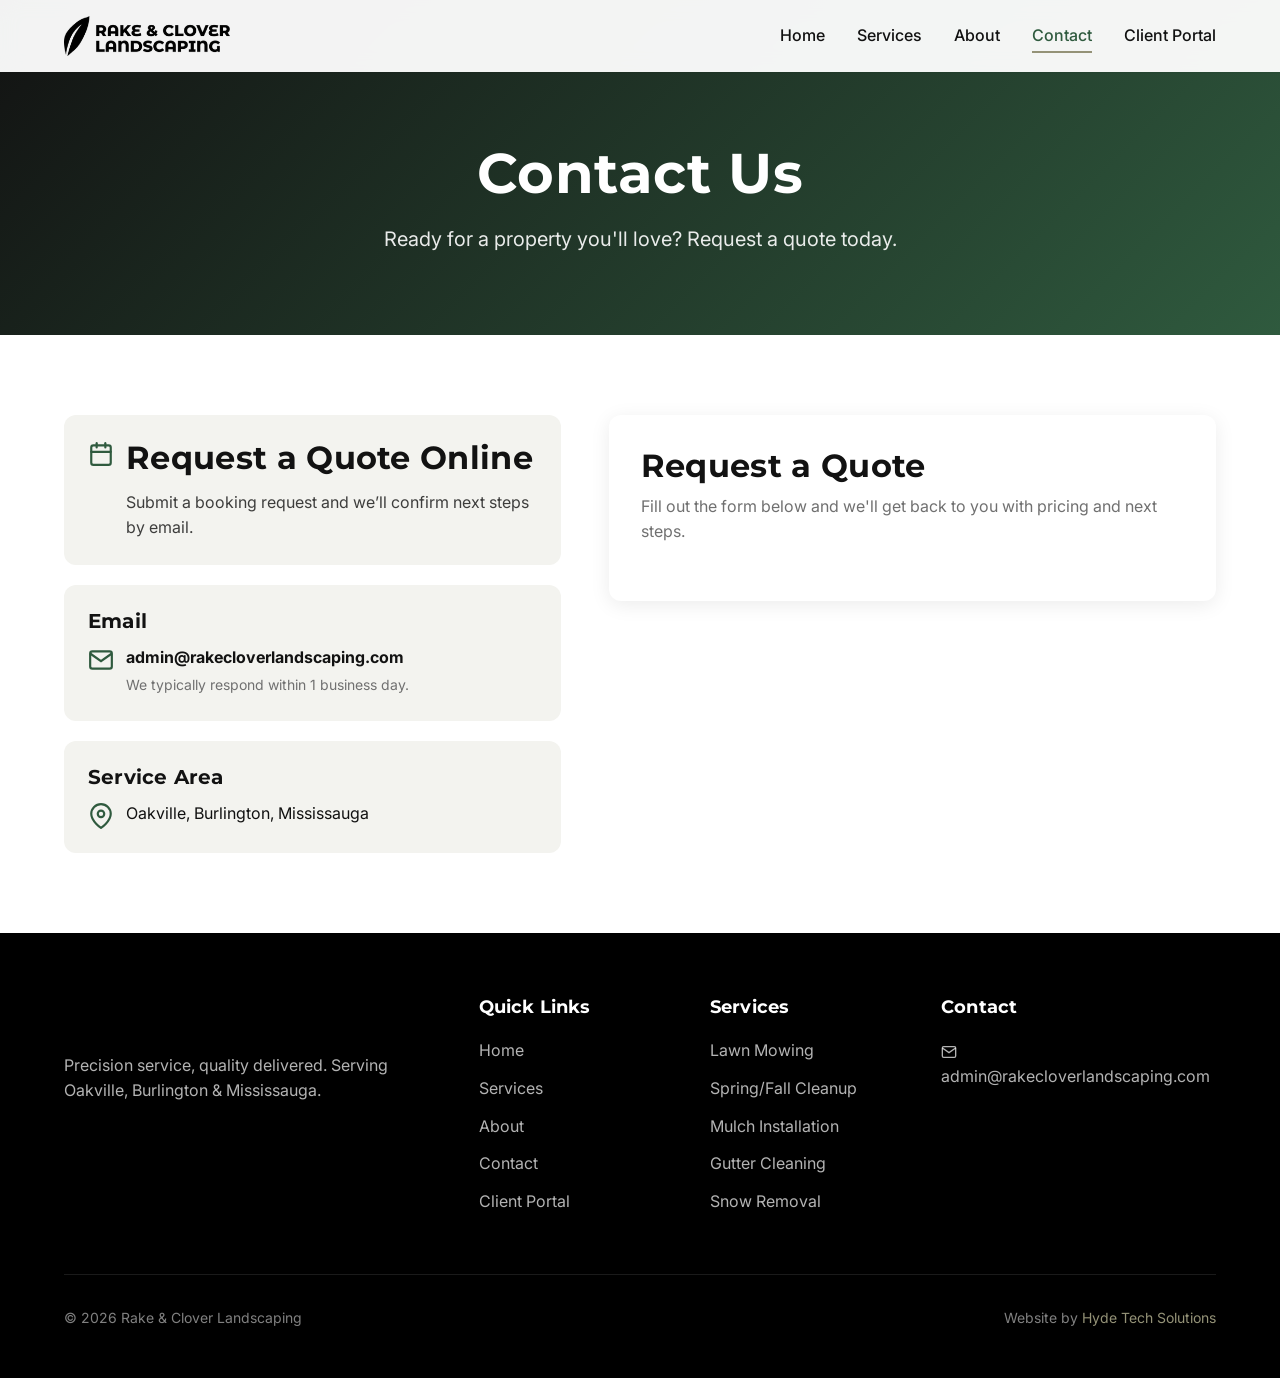
<file: contact.html>
<!DOCTYPE html>
<html lang="en">
<head> <meta charset="UTF-8"> <meta name="viewport" content="width=device-width, initial-scale=1.0"> <link rel="canonical" href="https://rakecloverlandscaping.com/contact.html"> <title>Contact Us | Rake & Clover Landscaping Oakville</title> <meta name="description" content="Request a quote for landscaping services in Oakville, Burlington & Mississauga. Book or fill out our contact form."> <link rel="stylesheet" href="css/style.css"> <link rel="preconnect" href="https://fonts.googleapis.com"> <link rel="preconnect" href="https://fonts.gstatic.com" crossorigin> <link href="https://fonts.googleapis.com/css2?family=Inter:wght@400;500;600;700;800&family=Montserrat:wght@600;700;800&display=swap" rel="stylesheet"> <link rel="icon" type="image/png" sizes="32x32" href="favicon-32.png?v=4"> <link rel="apple-touch-icon" href="apple-touch-icon.png?v=4"> <style>
  .contact-grid { display: grid; grid-template-columns: 0.9fr 1.1fr; gap: 3rem; align-items: start; }
  .contact-sidebar { display: flex; flex-direction: column; gap: 1.25rem; }
  .contact-card { background: var(--color-bg-alt); border-radius: 12px; padding: 1.5rem; }
  .contact-card h3, .contact-card h4 { color: var(--color-primary-dark); margin: 0 0 0.75rem 0; }
  .contact-method { display: flex; gap: 0.75rem; align-items: flex-start; }
  .contact-method svg { width: 26px; height: 26px; color: var(--color-primary); flex-shrink: 0; margin-top: 2px; }
  .contact-method a { color: var(--color-primary-dark); font-weight: 700; }
  .contact-form { background: white; padding: 2rem; border-radius: 12px; box-shadow: 0 4px 20px rgba(0,0,0,0.08); }
  .form-submit { width: 100%; padding: 1rem; font-size: 1.125rem; }
  .form-note { font-size: 0.875rem; color: var(--color-text-muted); margin-top: 1rem; text-align: center; }
  @media (max-width: 900px) { .contact-grid { grid-template-columns: 1fr; gap: 2rem; } }
</style>
<!-- Meta Pixel Code -->
<script>
!function(f,b,e,v,n,t,s)
{if(f.fbq)return;n=f.fbq=function(){n.callMethod?
n.callMethod.apply(n,arguments):n.queue.push(arguments)};
if(!f._fbq)f._fbq=n;n.push=n;n.loaded=!0;n.version='2.0';
n.queue=[];t=b.createElement(e);t.async=!0;
t.src=v;s=b.getElementsByTagName(e)[0];
s.parentNode.insertBefore(t,s)}(window, document,'script',
'https://connect.facebook.net/en_US/fbevents.js');
fbq('init', '1283860010604973');
fbq('track', 'PageView');
</script>
<noscript><img height="1" width="1" style="display:none"
src="https://www.facebook.com/tr?id=1283860010604973&ev=PageView&noscript=1"
/></noscript>
<!-- End Meta Pixel Code -->
</head>
<body> <svg style="display: none;"> <defs> <symbol id="icon-phone" viewBox="0 0 24 24" fill="none" stroke="currentColor" stroke-width="2"><path d="M22 16.92v3a2 2 0 0 1-2.18 2 19.79 19.79 0 0 1-8.63-3.07 19.5 19.5 0 0 1-6-6 19.79 19.79 0 0 1-3.07-8.67A2 2 0 0 1 4.11 2h3a2 2 0 0 1 2 1.72 12.84 12.84 0 0 0 .7 2.81 2 2 0 0 1-.45 2.11L8.09 9.91a16 16 0 0 0 6 6l1.27-1.27a2 2 0 0 1 2.11-.45 12.84 12.84 0 0 0 2.81.7A2 2 0 0 1 22 16.92z"/></symbol> <symbol id="icon-mail" viewBox="0 0 24 24" fill="none" stroke="currentColor" stroke-width="2"><path d="M4 4h16c1.1 0 2 .9 2 2v12c0 1.1-.9 2-2 2H4c-1.1 0-2-.9-2-2V6c0-1.1.9-2 2-2z"/><polyline points="22,6 12,13 2,6"/></symbol> <symbol id="icon-clock" viewBox="0 0 24 24" fill="none" stroke="currentColor" stroke-width="2"><circle cx="12" cy="12" r="10"/><polyline points="12 6 12 12 16 14"/></symbol> <symbol id="icon-calendar" viewBox="0 0 24 24" fill="none" stroke="currentColor" stroke-width="2" stroke-linecap="round" stroke-linejoin="round"><rect x="3" y="4" width="18" height="18" rx="2" ry="2"/><line x1="16" y1="2" x2="16" y2="6"/><line x1="8" y1="2" x2="8" y2="6"/><line x1="3" y1="10" x2="21" y2="10"/></symbol> <symbol id="icon-map-pin" viewBox="0 0 24 24" fill="none" stroke="currentColor" stroke-width="2"><path d="M21 10c0 7-9 13-9 13s-9-6-9-13a9 9 0 0 1 18 0z"/><circle cx="12" cy="10" r="3"/></symbol> </defs> </svg> <header class="header"> <div class="container"> <nav class="navbar"> <a href="index.html" class="logo"> <img class="brand-logo" src="images/brand-logo.png" alt="Rake & Clover Landscaping"> </a> <button class="nav-toggle" aria-label="Toggle navigation"><span></span><span></span><span></span></button> <ul class="nav-menu"> <li><a href="index.html">Home</a></li> <li><a href="services.html">Services</a></li> <li><a href="about.html">About</a></li> <li><a href="contact.html" class="active">Contact</a></li> <li><a href="portal.html">Client Portal</a></li> </ul>
</nav> </div> </header> <section class="page-header" style="background: linear-gradient(135deg, var(--color-primary-dark) 0%, var(--color-primary) 100%); color: white; padding: 140px 0 80px; text-align: center;"> <div class="container"> <h1 style="font-size: clamp(2.5rem, 5vw, 3.5rem); margin-bottom: 1rem;">Contact Us</h1> <p style="font-size: 1.25rem; opacity: 0.9; max-width: 600px; margin: 0 auto;">Ready for a property you'll love? Request a quote today.</p> </div> </section> <section style="padding: 5rem 0;"> <div class="container">
<div class="contact-grid">
  <div class="contact-sidebar">
    <div class="contact-card">
      <div class="contact-method">
        <svg><use href="#icon-calendar"/></svg>
        <div>
          <h3>Request a Quote Online</h3>
          <p style="margin:0; color: rgba(0,0,0,0.75);">Submit a booking request and we’ll confirm next steps by email.</p>
        </div>
      </div>
    </div>

    <div class="contact-card">
      <h4>Email</h4>
      <div class="contact-method">
        <svg><use href="#icon-mail"/></svg>
        <div>
          <a href="mailto:admin@rakecloverlandscaping.com">admin@rakecloverlandscaping.com</a>
          <div style="font-size: 0.875rem; color: var(--color-text-muted); margin-top: 0.25rem;">We typically respond within 1 business day.</div>
        </div>
      </div>
    </div>

    <div class="contact-card">
      <h4>Service Area</h4>
      <div class="contact-method">
        <svg><use href="#icon-map-pin"/></svg>
        <div style="color: var(--color-text);">Oakville, Burlington, Mississauga</div>
      </div>
    </div>
  </div>

  <div class="contact-form-wrapper">
    <div class="contact-form">
      <h3 style="color: var(--color-primary-dark); margin-bottom: 0.5rem;">Request a Quote</h3>
      <p style="color: var(--color-text-muted); margin-bottom: 1.5rem;">Fill out the form below and we'll get back to you with pricing and next steps.</p>

      <!-- Jobber Work Request Form Embed -->
      <div id="1b58b81e-cdf5-4b91-8c68-4f1d2977c3e0-2474134"></div>
      <link rel="stylesheet" href="https://d3ey4dbjkt2f6s.cloudfront.net/assets/external/work_request_embed.css" media="screen" />
      <script src="https://d3ey4dbjkt2f6s.cloudfront.net/assets/static_link/work_request_embed_snippet.js" clienthub_id="1b58b81e-cdf5-4b91-8c68-4f1d2977c3e0-2474134" form_url="https://clienthub.getjobber.com/client_hubs/1b58b81e-cdf5-4b91-8c68-4f1d2977c3e0/public/work_request/embedded_work_request_form?form_id=2474134"></script>
    </div>
  </div>
</div>
</div> </section> <footer class="footer"> <div class="container"> <div class="footer-grid"> <div class="footer-brand"> <a href="index.html" class="logo"> <img class="brand-logo" src="images/brand-logo.png" alt="Rake & Clover Landscaping"> </a> <p>Precision service, quality delivered. Serving Oakville, Burlington & Mississauga.</p> </div> <div class="footer-links"> <h4>Quick Links</h4> <ul> <li><a href="index.html">Home</a></li> <li><a href="services.html">Services</a></li> <li><a href="about.html">About</a></li> <li><a href="contact.html">Contact</a></li> <li><a href="portal.html">Client Portal</a></li> </ul> </div> <div class="footer-links"> <h4>Services</h4> <ul> <li><a href="services.html#lawn-care">Lawn Mowing</a></li> <li><a href="services.html#seasonal">Spring/Fall Cleanup</a></li> <li><a href="services.html#mulch">Mulch Installation</a></li> <li><a href="services.html#gutter">Gutter Cleaning</a></li> <li><a href="services.html#snow">Snow Removal</a></li> </ul> </div> <div class="footer-contact"> <h4>Contact</h4> <p><a href="mailto:admin@rakecloverlandscaping.com"><svg class="icon-inline"><use href="#icon-mail"/></svg> admin@rakecloverlandscaping.com</a></p> </div> </div> <div class="footer-bottom"> <p>&copy; 2026 Rake & Clover Landscaping</p> <p class="credit">Website by <a href="https://hydetech.ca" target="_blank">Hyde Tech Solutions</a></p> </div> </div> </footer>
<script src="js/main.js"></script>
</body>
</html>
</file>
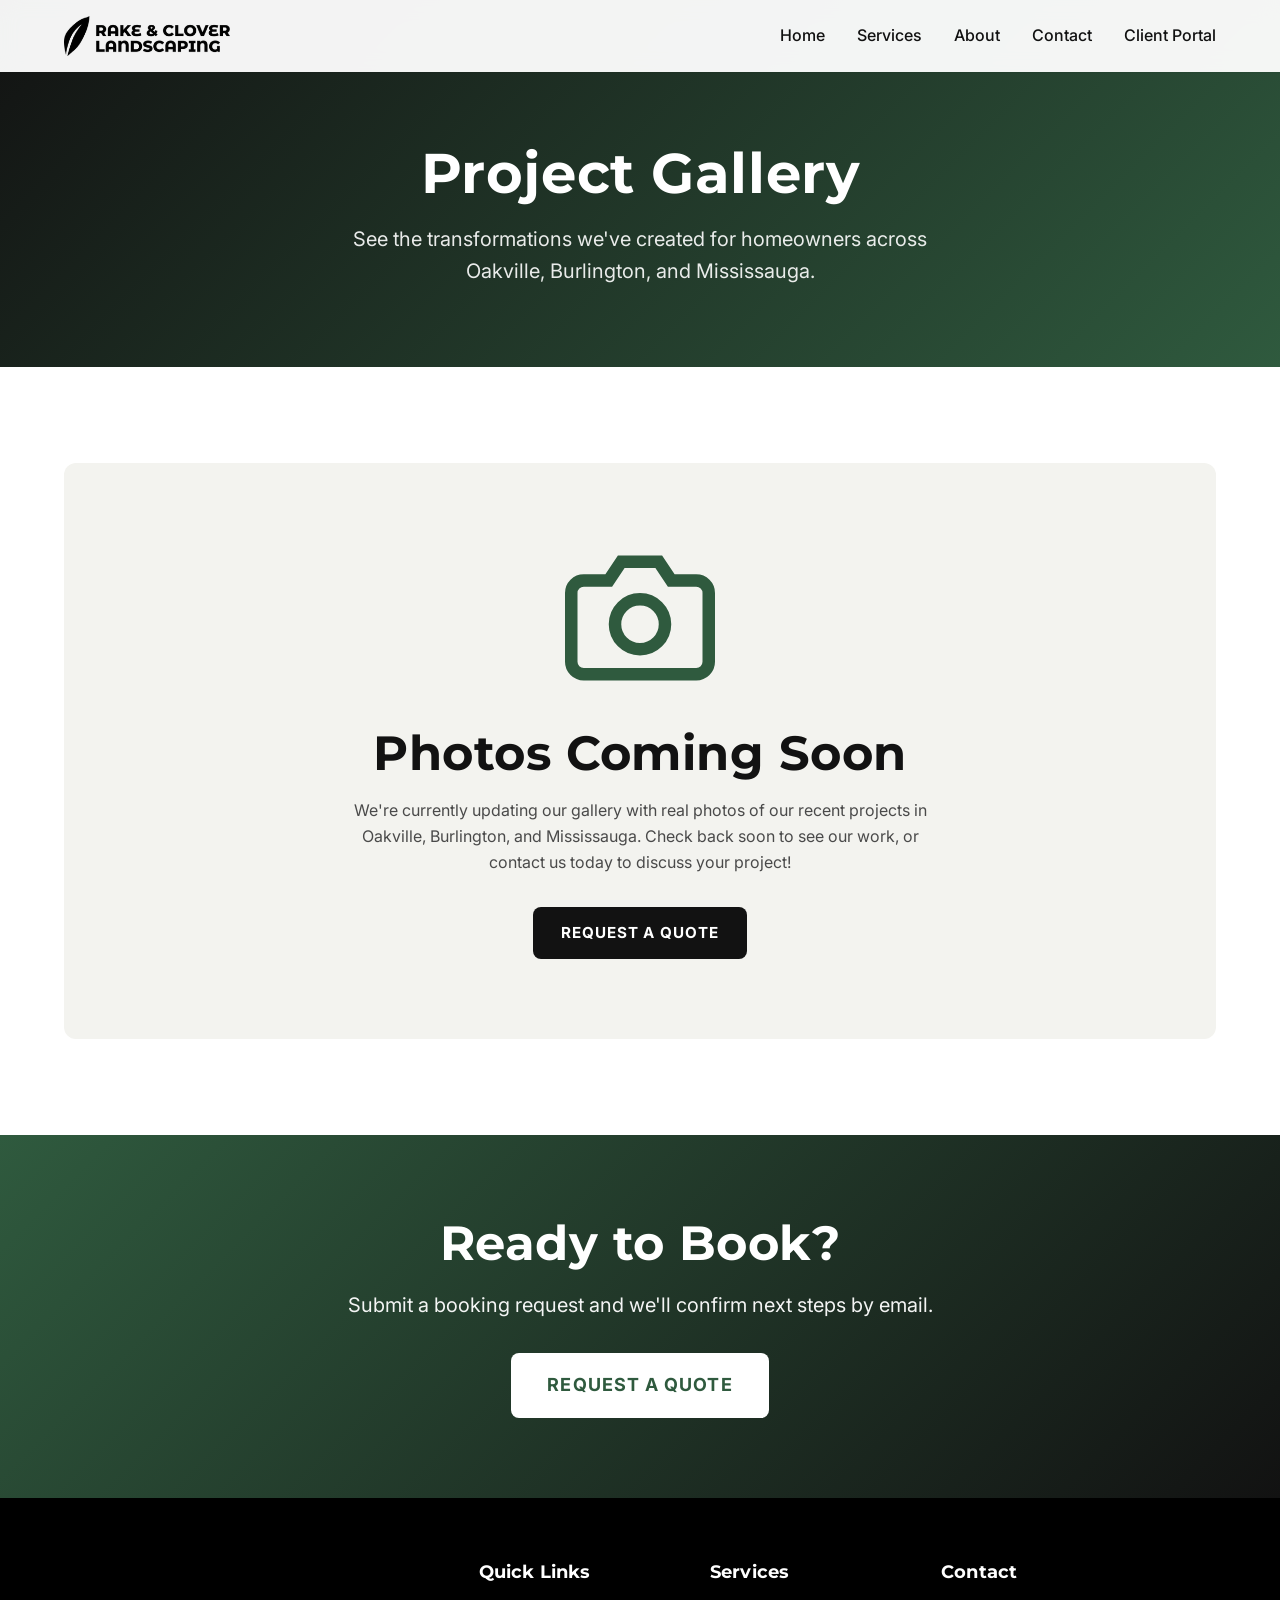
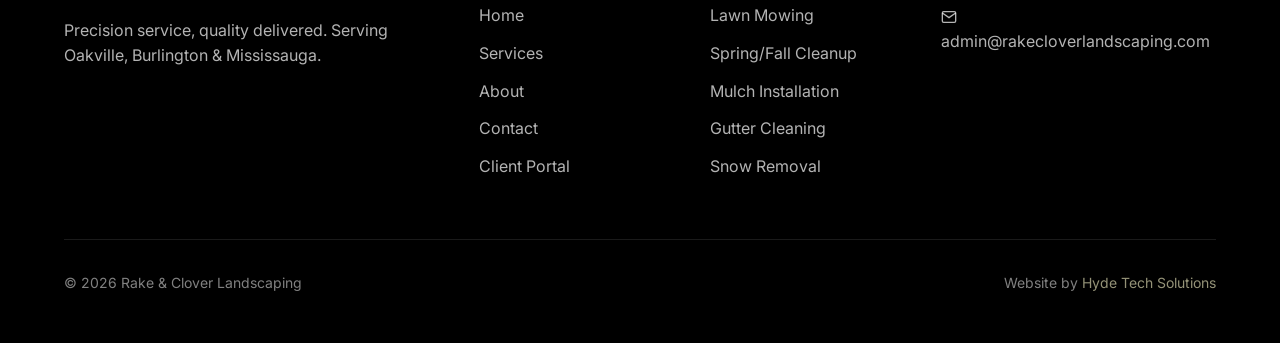
<file: gallery.html>
<!DOCTYPE html>
<html lang="en">
<head> <meta charset="UTF-8"> <meta name="viewport" content="width=device-width, initial-scale=1.0"> <meta name="robots" content="noindex,follow"> <link rel="canonical" href="https://rakecloverlandscaping.com/gallery.html"> <title>Project Gallery | Rake & Clover Landscaping Oakville</title> <meta name="description" content="See our landscaping work in Oakville, Burlington & Mississauga. Lawn care, garden maintenance, seasonal cleanups, and snow removal."> <link rel="stylesheet" href="css/style.css"> <link rel="preconnect" href="https://fonts.googleapis.com"> <link rel="preconnect" href="https://fonts.gstatic.com" crossorigin> <link href="https://fonts.googleapis.com/css2?family=Inter:wght@400;500;600;700;800&family=Montserrat:wght@600;700;800&display=swap" rel="stylesheet"> <link rel="icon" type="image/png" sizes="32x32" href="favicon-32.png?v=4"> <link rel="apple-touch-icon" href="apple-touch-icon.png?v=4"> <style> .gallery-placeholder { background: var(--color-bg-alt); padding: 5rem 2rem; border-radius: 12px; text-align: center; margin: 2rem 0; } .gallery-placeholder-icon { font-size: 4rem; color: var(--color-primary); margin-bottom: 1.5rem; } .gallery-placeholder h2 { color: var(--color-primary-dark); margin-bottom: 1rem; } .gallery-placeholder p { color: var(--color-text-light); max-width: 600px; margin: 0 auto; } </style>
<!-- Meta Pixel Code -->
<script>
!function(f,b,e,v,n,t,s)
{if(f.fbq)return;n=f.fbq=function(){n.callMethod?
n.callMethod.apply(n,arguments):n.queue.push(arguments)};
if(!f._fbq)f._fbq=n;n.push=n;n.loaded=!0;n.version='2.0';
n.queue=[];t=b.createElement(e);t.async=!0;
t.src=v;s=b.getElementsByTagName(e)[0];
s.parentNode.insertBefore(t,s)}(window, document,'script',
'https://connect.facebook.net/en_US/fbevents.js');
fbq('init', '1283860010604973');
fbq('track', 'PageView');
</script>
<noscript><img height="1" width="1" style="display:none"
src="https://www.facebook.com/tr?id=1283860010604973&ev=PageView&noscript=1"
/></noscript>
<!-- End Meta Pixel Code -->
</head>
<body> <svg style="display: none;"> <defs> <symbol id="icon-phone" viewBox="0 0 24 24" fill="none" stroke="currentColor" stroke-width="2"><path d="M22 16.92v3a2 2 0 0 1-2.18 2 19.79 19.79 0 0 1-8.63-3.07 19.5 19.5 0 0 1-6-6 19.79 19.79 0 0 1-3.07-8.67A2 2 0 0 1 4.11 2h3a2 2 0 0 1 2 1.72 12.84 12.84 0 0 0 .7 2.81 2 2 0 0 1-.45 2.11L8.09 9.91a16 16 0 0 0 6 6l1.27-1.27a2 2 0 0 1 2.11-.45 12.84 12.84 0 0 0 2.81.7A2 2 0 0 1 22 16.92z"/></symbol> <symbol id="icon-camera" viewBox="0 0 24 24" fill="none" stroke="currentColor" stroke-width="2"><path d="M23 19a2 2 0 0 1-2 2H3a2 2 0 0 1-2-2V8a2 2 0 0 1 2-2h4l2-3h6l2 3h4a2 2 0 0 1 2 2z"/><circle cx="12" cy="13" r="4"/></symbol> </defs> </svg> <header class="header"> <div class="container"> <nav class="navbar"> <a href="index.html" class="logo"> <img class="brand-logo" src="images/brand-logo.png" alt="Rake & Clover Landscaping"> </a> <button class="nav-toggle" aria-label="Toggle navigation"><span></span><span></span><span></span></button> <ul class="nav-menu"> <li><a href="index.html">Home</a></li> <li><a href="services.html">Services</a></li> <li><a href="about.html">About</a></li> <li><a href="contact.html">Contact</a></li> <li><a href="portal.html">Client Portal</a></li> </ul>
</nav> </div> </header> <section class="page-header" style="background: linear-gradient(135deg, var(--color-primary-dark) 0%, var(--color-primary) 100%); color: white; padding: 140px 0 80px; text-align: center;"> <div class="container"> <h1 style="font-size: clamp(2.5rem, 5vw, 3.5rem); margin-bottom: 1rem;">Project Gallery</h1> <p style="font-size: 1.25rem; opacity: 0.9; max-width: 600px; margin: 0 auto;">See the transformations we've created for homeowners across Oakville, Burlington, and Mississauga.</p> </div> </section> <section style="padding: 4rem 0;"> <div class="container"> <div class="gallery-placeholder"> <svg class="gallery-placeholder-icon"><use href="#icon-camera"/></svg> <h2>Photos Coming Soon</h2> <p>We're currently updating our gallery with real photos of our recent projects in Oakville, Burlington, and Mississauga. Check back soon to see our work, or contact us today to discuss your project!</p> <a href="contact.html" class="btn btn-primary" style="margin-top: 2rem;">Request a Quote</a> </div> </div> </section> <section class="cta-section"> <div class="container"> <div class="cta-content"> <h2>Ready to Book?</h2> <p>Submit a booking request and we'll confirm next steps by email.</p> <div class="cta-buttons"> <a href="contact.html" class="btn btn-large btn-white">Request a Quote</a> </div> </div> </div> </section> <footer class="footer"> <div class="container"> <div class="footer-grid"> <div class="footer-brand"> <a href="index.html" class="logo"> <img class="brand-logo" src="images/brand-logo.png" alt="Rake & Clover Landscaping"> </a> <p>Precision service, quality delivered. Serving Oakville, Burlington & Mississauga.</p> </div> <div class="footer-links"> <h4>Quick Links</h4> <ul> <li><a href="index.html">Home</a></li> <li><a href="services.html">Services</a></li> <li><a href="about.html">About</a></li> <li><a href="contact.html">Contact</a></li> <li><a href="portal.html">Client Portal</a></li> </ul> </div> <div class="footer-links"> <h4>Services</h4> <ul> <li><a href="services.html#lawn-care">Lawn Mowing</a></li> <li><a href="services.html#seasonal">Spring/Fall Cleanup</a></li> <li><a href="services.html#mulch">Mulch Installation</a></li> <li><a href="services.html#gutter">Gutter Cleaning</a></li> <li><a href="services.html#snow">Snow Removal</a></li> </ul> </div> <div class="footer-contact"> <h4>Contact</h4> <p><a href="mailto:admin@rakecloverlandscaping.com"><svg class="icon-inline" viewBox="0 0 24 24" fill="none" stroke="currentColor" stroke-width="2"><path d="M4 4h16c1.1 0 2 .9 2 2v12c0 1.1-.9 2-2 2H4c-1.1 0-2-.9-2-2V6c0-1.1.9-2 2-2z"/><polyline points="22,6 12,13 2,6"/></svg> admin@rakecloverlandscaping.com</a></p> </div> </div> <div class="footer-bottom"> <p>&copy; 2026 Rake & Clover Landscaping</p> <p class="credit">Website by <a href="https://hydetech.ca" target="_blank">Hyde Tech Solutions</a></p> </div> </div> </footer>
<script src="js/main.js"></script>
</body>
</html>
</file>
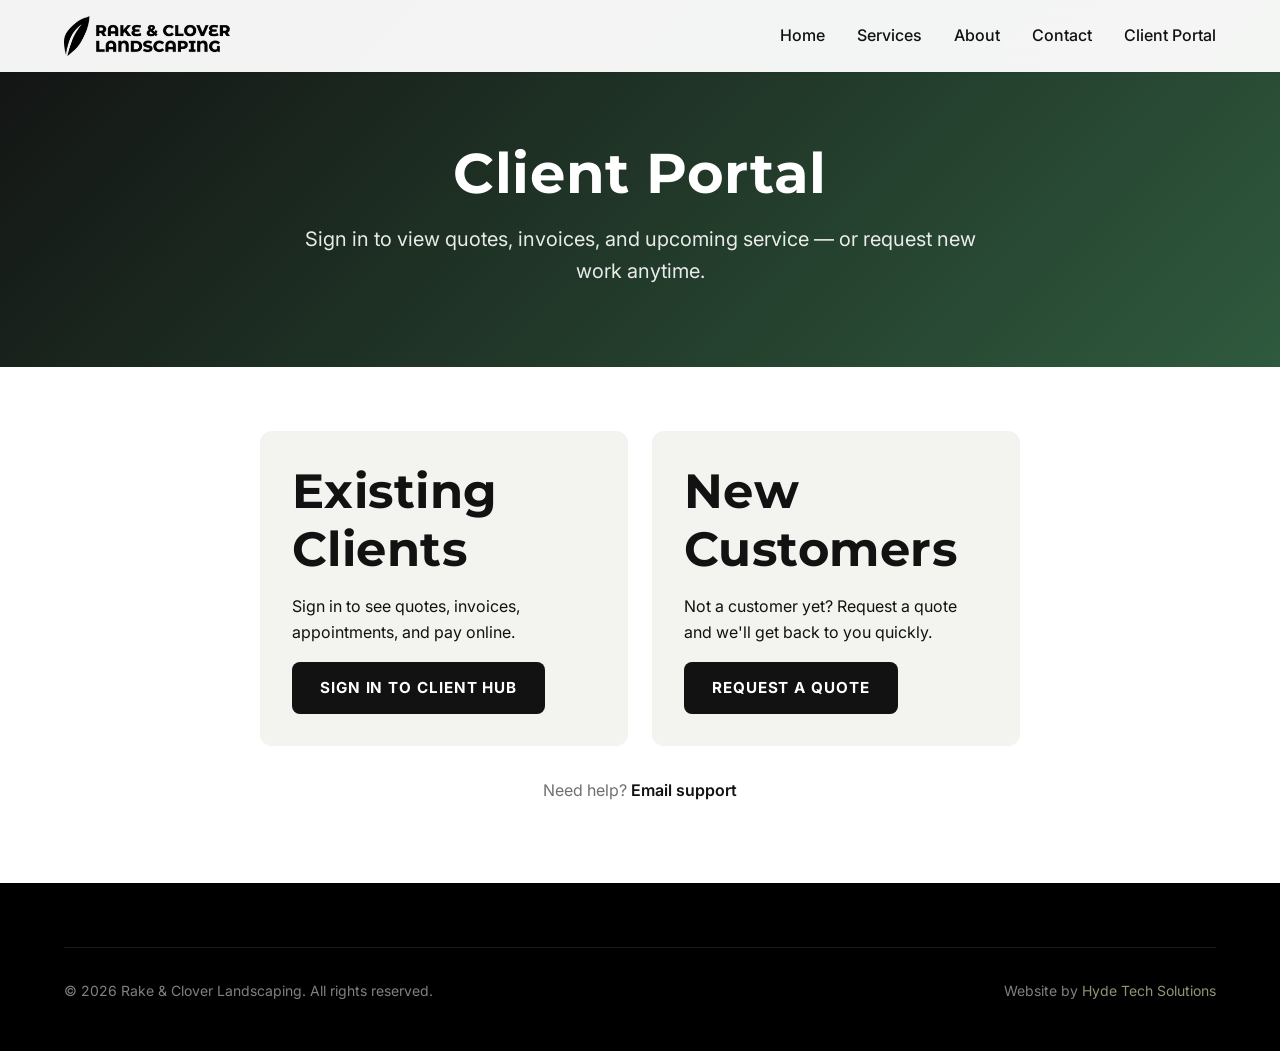
<file: portal.html>
<!DOCTYPE html>
<html lang="en">
<head>
  <meta charset="UTF-8">
  <meta name="viewport" content="width=device-width, initial-scale=1.0"> <link rel="canonical" href="https://rakecloverlandscaping.com/portal.html">
  <title>Client Portal | Rake & Clover Landscaping</title>
  <meta name="description" content="Client portal for existing Rake & Clover customers.">
  <link rel="stylesheet" href="css/style.css">
  <link rel="preconnect" href="https://fonts.googleapis.com">
  <link rel="preconnect" href="https://fonts.gstatic.com" crossorigin>
  <link href="https://fonts.googleapis.com/css2?family=Inter:wght@400;500;600;700;800&family=Montserrat:wght@600;700;800&display=swap" rel="stylesheet">
  <link rel="icon" type="image/png" sizes="32x32" href="favicon-32.png?v=4">
  <link rel="apple-touch-icon" href="apple-touch-icon.png?v=4">
<!-- Meta Pixel Code -->
<script>
!function(f,b,e,v,n,t,s)
{if(f.fbq)return;n=f.fbq=function(){n.callMethod?
n.callMethod.apply(n,arguments):n.queue.push(arguments)};
if(!f._fbq)f._fbq=n;n.push=n;n.loaded=!0;n.version='2.0';
n.queue=[];t=b.createElement(e);t.async=!0;
t.src=v;s=b.getElementsByTagName(e)[0];
s.parentNode.insertBefore(t,s)}(window, document,'script',
'https://connect.facebook.net/en_US/fbevents.js');
fbq('init', '1283860010604973');
fbq('track', 'PageView');
</script>
<noscript><img height="1" width="1" style="display:none"
src="https://www.facebook.com/tr?id=1283860010604973&ev=PageView&noscript=1"
/></noscript>
<!-- End Meta Pixel Code -->
</head>
<body>
  <!-- Header -->
  <header class="header">
    <div class="container">
      <nav class="navbar">
        <a href="index.html" class="logo">
          <img class="brand-logo" src="images/brand-logo.png" alt="Rake & Clover Landscaping">
        </a>
        <button class="nav-toggle" aria-label="Toggle navigation"><span></span><span></span><span></span></button>
        <ul class="nav-menu">
          <li><a href="index.html">Home</a></li>
          <li><a href="services.html">Services</a></li>
          <li><a href="about.html">About</a></li>
          <li><a href="contact.html">Contact</a></li> <li><a href="portal.html">Client Portal</a></li>
        </ul>
      </nav>
    </div>
  </header>

  <section class="page-header" style="background: linear-gradient(135deg, var(--color-primary-dark) 0%, var(--color-primary) 100%); color: white; padding: 140px 0 80px; text-align: center;">
    <div class="container">
      <h1 style="font-size: clamp(2.5rem, 5vw, 3.5rem); margin-bottom: 1rem;">Client Portal</h1>
      <p style="font-size: 1.25rem; opacity: 0.9; max-width: 720px; margin: 0 auto;">Sign in to view quotes, invoices, and upcoming service — or request new work anytime.</p>
    </div>
  </section>

  <section style="padding: 4rem 0;">
    <div class="container">
      <div style="max-width: 760px; margin: 0 auto; display: grid; grid-template-columns: 1fr 1fr; gap: 1.5rem;">

        <div style="background: var(--color-bg-alt); border-radius: 12px; padding: 2rem;">
          <h2 style="margin-top: 0; color: var(--color-primary-dark);">Existing Clients</h2>
          <p style="color: var(--color-text);">Sign in to see quotes, invoices, appointments, and pay online.</p>
          <a class="btn btn-primary" href="https://clienthub.getjobber.com/client_hubs/1b58b81e-cdf5-4b91-8c68-4f1d2977c3e0/login/new?source=share_login" target="_blank" rel="noopener">Sign In to Client Hub</a>
        </div>

        <div style="background: var(--color-bg-alt); border-radius: 12px; padding: 2rem;">
          <h2 style="margin-top: 0; color: var(--color-primary-dark);">New Customers</h2>
          <p style="color: var(--color-text);">Not a customer yet? Request a quote and we'll get back to you quickly.</p>
          <a class="btn btn-primary" href="contact.html">Request a Quote</a>
        </div>

      </div>

      <div style="max-width: 760px; margin: 2rem auto 0; text-align: center;">
        <p style="color: var(--color-text-muted);">Need help? <a href="mailto:admin@rakecloverlandscaping.com" style="color: var(--color-primary-dark); font-weight: 600;">Email support</a></p>
      </div>
    </div>
  </section>

  <style>
    @media (max-width: 700px) {
      section .container > div[style*="grid-template-columns: 1fr 1fr"] { grid-template-columns: 1fr !important; }
    }
  </style>

  <footer class="footer">
    <div class="container">
      <div class="footer-bottom">
        <p>&copy; 2026 Rake & Clover Landscaping. All rights reserved.</p>
        <p class="credit">Website by <a href="https://hydetech.ca" target="_blank">Hyde Tech Solutions</a></p>
      </div>
    </div>
  </footer>

  <script src="js/main.js"></script>
</body>
</html>
</file>
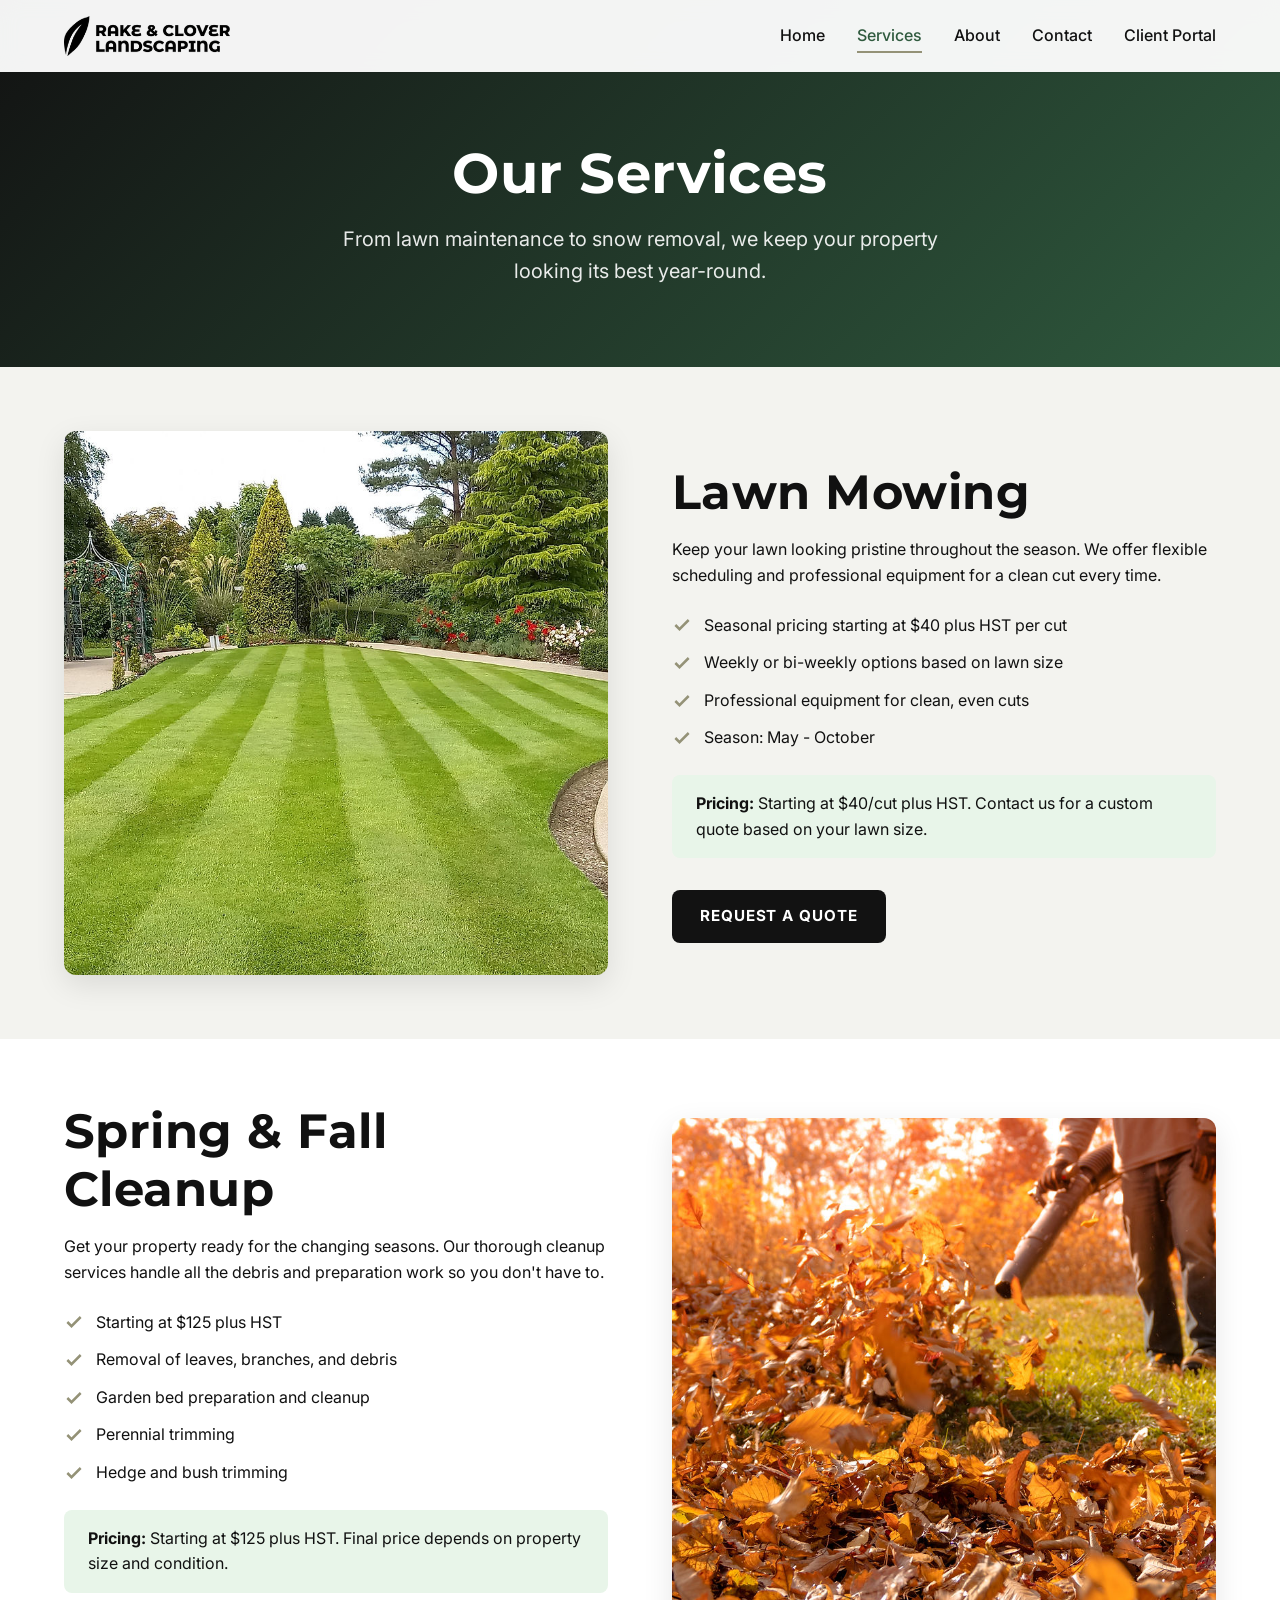
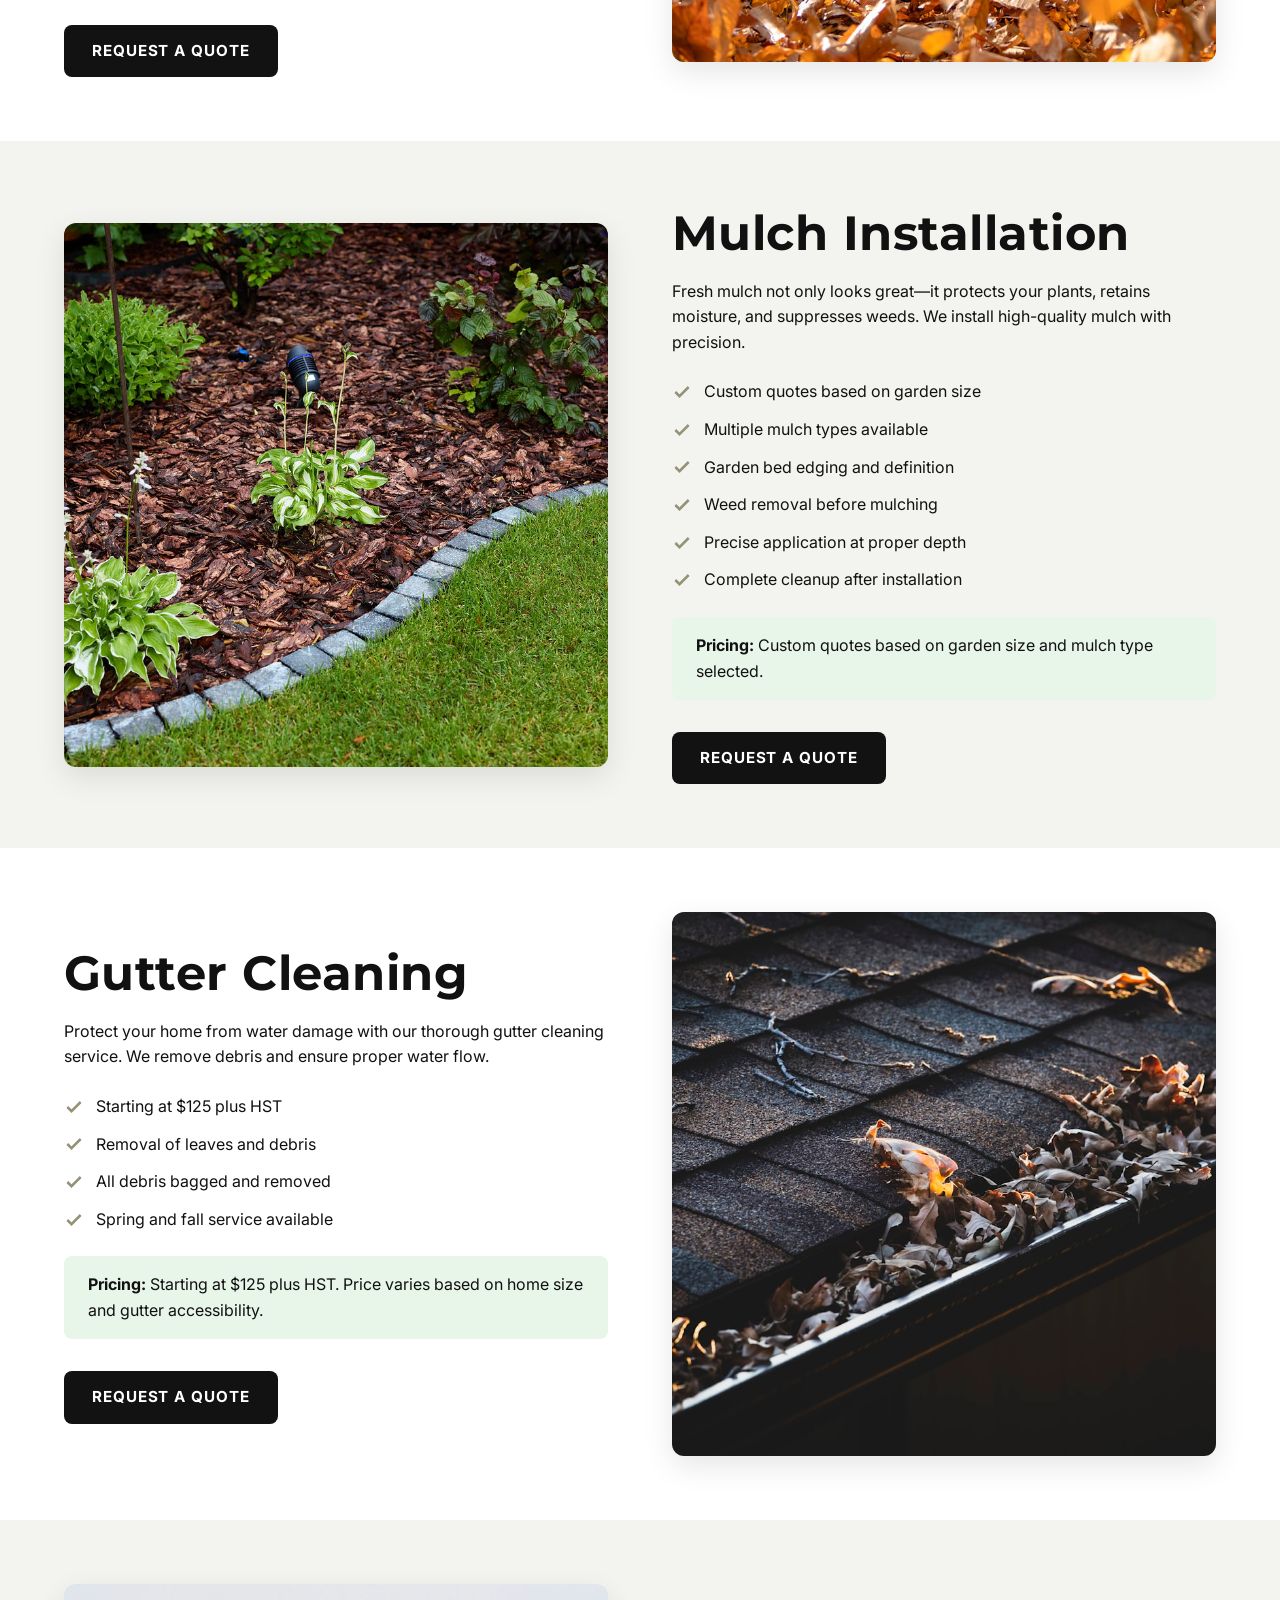
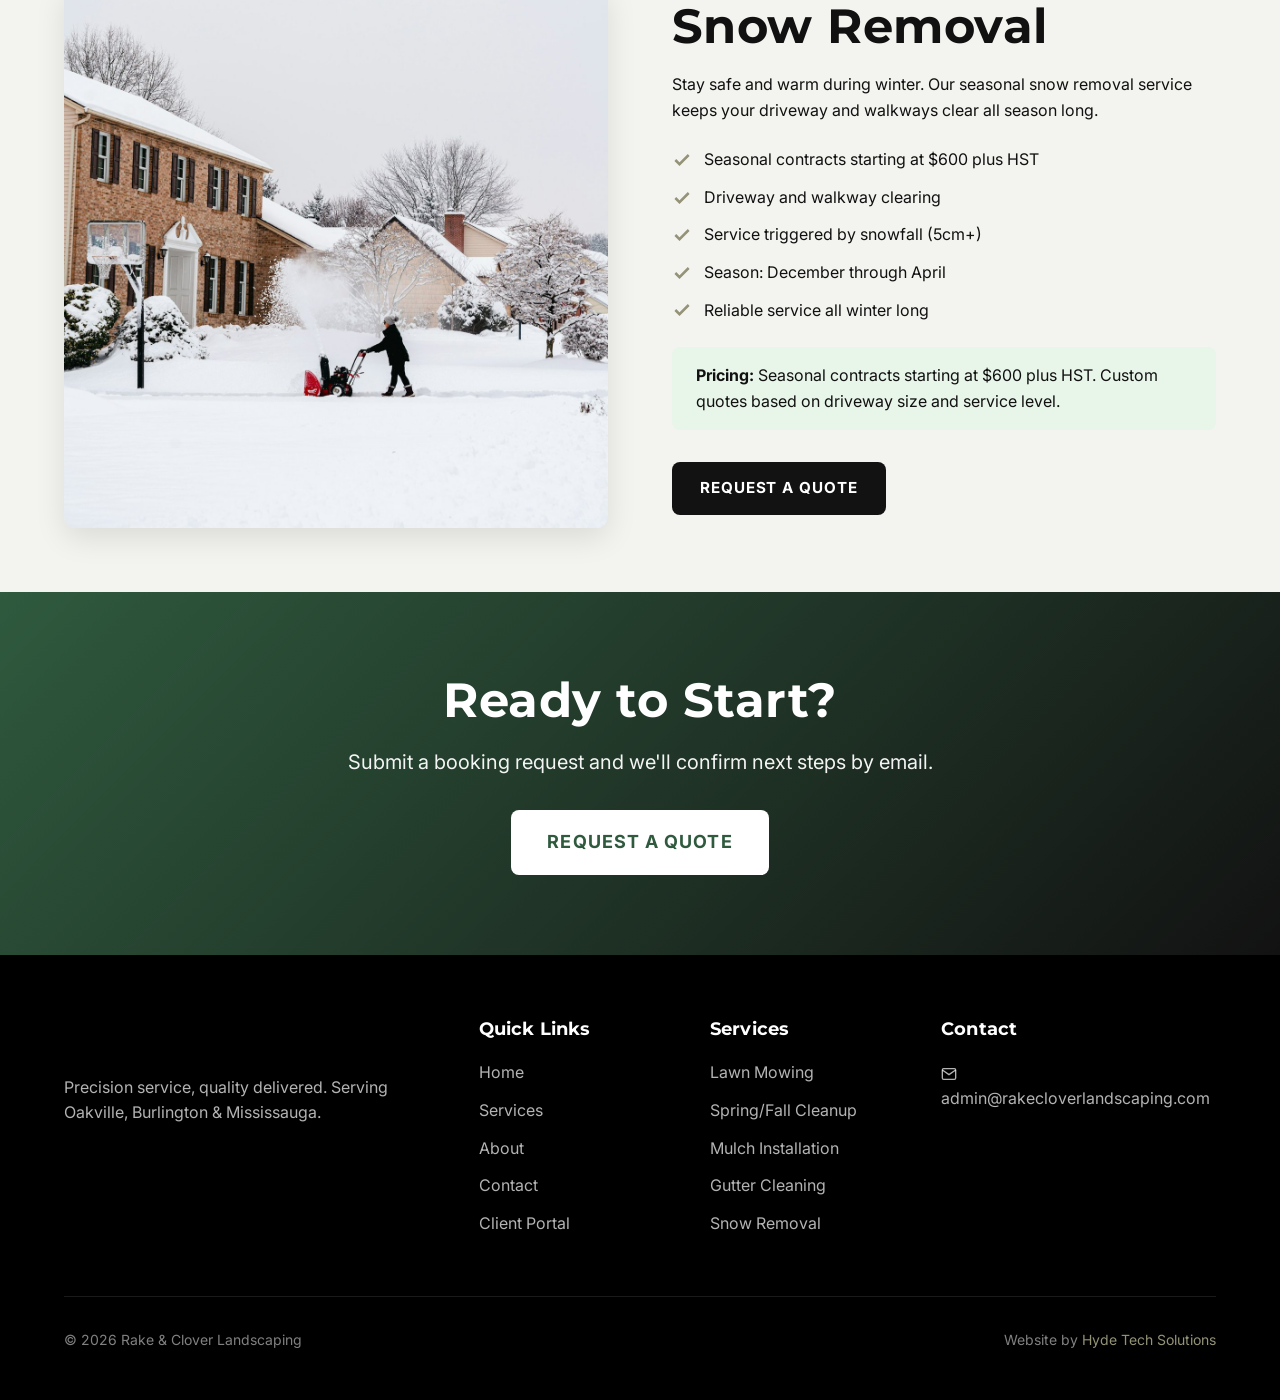
<file: services.html>
<!DOCTYPE html>
<html lang="en">
<head> <meta charset="UTF-8"> <meta name="viewport" content="width=device-width, initial-scale=1.0"> <link rel="canonical" href="https://rakecloverlandscaping.com/services.html"> <title>Our Services | Rake & Clover Landscaping Oakville</title> <meta name="description" content="Professional landscaping services in Oakville, Burlington & Mississauga. Lawn mowing, seasonal cleanup, gutter cleaning, snow removal. Free quotes available."> <link rel="stylesheet" href="css/style.css"> <link rel="preconnect" href="https://fonts.googleapis.com"> <link rel="preconnect" href="https://fonts.gstatic.com" crossorigin> <link href="https://fonts.googleapis.com/css2?family=Inter:wght@400;500;600;700;800&family=Montserrat:wght@600;700;800&display=swap" rel="stylesheet"> <link rel="icon" type="image/png" sizes="32x32" href="favicon-32.png?v=4"> <link rel="apple-touch-icon" href="apple-touch-icon.png?v=4"> <style> .service-detail { padding: 4rem 0; } .service-detail:nth-child(even) { background-color: var(--color-bg-alt); } .service-detail-grid { display: grid; grid-template-columns: 1fr 1fr; gap: 4rem; align-items: center; } .service-detail:nth-child(even) .service-detail-grid { direction: rtl; } .service-detail:nth-child(even) .service-detail-content { direction: ltr; } .service-detail-icon { width: 64px; height: 64px; color: var(--color-primary); margin-bottom: 1rem; } .service-features { margin: 1.5rem 0; } .service-features li { display: flex; align-items: center; gap: 0.75rem; margin-bottom: 0.75rem; } .service-features li svg { width: 20px; height: 20px; color: var(--color-accent); flex-shrink: 0; } .pricing-note { background: #e8f5e9; padding: 1rem 1.5rem; border-radius: 8px; margin-top: 1.5rem; } .service-detail-image img { width: 100%; aspect-ratio: 1 / 1; height: auto; object-fit: cover; border-radius: 12px; box-shadow: 0 10px 30px rgba(0,0,0,0.1); } @media (max-width: 768px) { .service-detail-grid { grid-template-columns: 1fr; gap: 2rem; } .service-detail:nth-child(even) .service-detail-grid { direction: ltr; } } </style>
<!-- Meta Pixel Code -->
<script>
!function(f,b,e,v,n,t,s)
{if(f.fbq)return;n=f.fbq=function(){n.callMethod?
n.callMethod.apply(n,arguments):n.queue.push(arguments)};
if(!f._fbq)f._fbq=n;n.push=n;n.loaded=!0;n.version='2.0';
n.queue=[];t=b.createElement(e);t.async=!0;
t.src=v;s=b.getElementsByTagName(e)[0];
s.parentNode.insertBefore(t,s)}(window, document,'script',
'https://connect.facebook.net/en_US/fbevents.js');
fbq('init', '1283860010604973');
fbq('track', 'PageView');
</script>
<noscript><img height="1" width="1" style="display:none"
src="https://www.facebook.com/tr?id=1283860010604973&ev=PageView&noscript=1"
/></noscript>
<!-- End Meta Pixel Code -->
</head>
<body> <svg style="display: none;"> <defs> <symbol id="icon-phone" viewBox="0 0 24 24" fill="none" stroke="currentColor" stroke-width="2"><path d="M22 16.92v3a2 2 0 0 1-2.18 2 19.79 19.79 0 0 1-8.63-3.07 19.5 19.5 0 0 1-6-6 19.79 19.79 0 0 1-3.07-8.67A2 2 0 0 1 4.11 2h3a2 2 0 0 1 2 1.72 12.84 12.84 0 0 0 .7 2.81 2 2 0 0 1-.45 2.11L8.09 9.91a16 16 0 0 0 6 6l1.27-1.27a2 2 0 0 1 2.11-.45 12.84 12.84 0 0 0 2.81.7A2 2 0 0 1 22 16.92z"/></symbol> <symbol id="icon-check" viewBox="0 0 24 24" fill="none" stroke="currentColor" stroke-width="3"><polyline points="20 6 9 17 4 12"/></symbol> <symbol id="icon-lawn" viewBox="0 0 24 24" fill="none" stroke="currentColor" stroke-width="2"><path d="M2 22h20M2 22l2-8 3 8M9 22l3-12 3 12M16 22l3-8 2 8M2 12h20"/></symbol> <symbol id="icon-calendar" viewBox="0 0 24 24" fill="none" stroke="currentColor" stroke-width="2"><rect x="3" y="4" width="18" height="18" rx="2" ry="2"/><line x1="16" y1="2" x2="16" y2="6"/><line x1="8" y1="2" x2="8" y2="6"/><line x1="3" y1="10" x2="21" y2="10"/></symbol> <symbol id="icon-plant" viewBox="0 0 24 24" fill="none" stroke="currentColor" stroke-width="2"><path d="M7 20h10M10 20c5.5-2.5.8-6.4 3-10"/><path d="M9.5 9.4c1.1.8 1.8 2.2 2.3 3.7-2 .4-3.5.4-4.8-.3-1.2-.6-2.3-1.9-3-4.2 2.8-.5 4.4 0 5.5.8z"/><path d="M14.1 6a7 7 0 0 0-1.1 4c1.9-.6 3.2-.6 4.4.3 1.1.8 1.9 2.3 2.4 4.5-3.1.5-5.1-.2-6.2-1.1"/></symbol> <symbol id="icon-mulch" viewBox="0 0 24 24" fill="none" stroke="currentColor" stroke-width="2"><path d="M12 2L2 7l10 5 10-5-10-5zM2 17l10 5 10-5M2 12l10 5 10-5"/></symbol> <symbol id="icon-gutter" viewBox="0 0 24 24" fill="none" stroke="currentColor" stroke-width="2"><path d="M12 3v18M3 12h18M7 7l10 10M7 17L17 7"/></symbol> <symbol id="icon-snow" viewBox="0 0 24 24" fill="none" stroke="currentColor" stroke-width="2"><path d="M12 2v20M2 12h20M4 4l16 16M4 20L20 4"/></symbol> </defs> </svg> <header class="header"> <div class="container"> <nav class="navbar"> <a href="index.html" class="logo"> <img class="brand-logo" src="images/brand-logo.png" alt="Rake & Clover Landscaping"> </a> <button class="nav-toggle" aria-label="Toggle navigation"><span></span><span></span><span></span></button> <ul class="nav-menu"> <li><a href="index.html">Home</a></li> <li><a href="services.html" class="active">Services</a></li> <li><a href="about.html">About</a></li> <li><a href="contact.html">Contact</a></li> <li><a href="portal.html">Client Portal</a></li> </ul>
</nav> </div> </header> <section class="page-header" style="background: linear-gradient(135deg, var(--color-primary-dark) 0%, var(--color-primary) 100%); color: white; padding: 140px 0 80px; text-align: center;"> <div class="container"> <h1 style="font-size: clamp(2.5rem, 5vw, 3.5rem); margin-bottom: 1rem;">Our Services</h1> <p style="font-size: 1.25rem; opacity: 0.9; max-width: 600px; margin: 0 auto;">From lawn maintenance to snow removal, we keep your property looking its best year-round.</p> </div> </section> <section class="service-detail" id="lawn-care"> <div class="container"> <div class="service-detail-grid"> <div class="service-detail-content"> <h2>Lawn Mowing</h2> <p>Keep your lawn looking pristine throughout the season. We offer flexible scheduling and professional equipment for a clean cut every time.</p> <ul class="service-features"> <li><svg><use href="#icon-check"/></svg> Seasonal pricing starting at $40 plus HST per cut</li> <li><svg><use href="#icon-check"/></svg> Weekly or bi-weekly options based on lawn size</li> <li><svg><use href="#icon-check"/></svg> Professional equipment for clean, even cuts</li> <li><svg><use href="#icon-check"/></svg> Season: May - October</li> </ul> <div class="pricing-note"><strong>Pricing:</strong> Starting at $40/cut plus HST. Contact us for a custom quote based on your lawn size.</div> <div style="margin-top: 2rem;"> <a href="contact.html" class="btn btn-primary">Request a Quote</a> </div> </div> <div class="service-detail-image"> <img src="images/lawn-care.jpg" alt="Professional lawn mowing service"> </div> </div> </div> </section> <section class="service-detail" id="seasonal"> <div class="container"> <div class="service-detail-grid"> <div class="service-detail-content"> <h2>Spring & Fall Cleanup</h2> <p>Get your property ready for the changing seasons. Our thorough cleanup services handle all the debris and preparation work so you don't have to.</p> <ul class="service-features"> <li><svg><use href="#icon-check"/></svg> Starting at $125 plus HST</li> <li><svg><use href="#icon-check"/></svg> Removal of leaves, branches, and debris</li> <li><svg><use href="#icon-check"/></svg> Garden bed preparation and cleanup</li> <li><svg><use href="#icon-check"/></svg> Perennial trimming</li> <li><svg><use href="#icon-check"/></svg> Hedge and bush trimming</li> </ul> <div class="pricing-note"><strong>Pricing:</strong> Starting at $125 plus HST. Final price depends on property size and condition.</div> <div style="margin-top: 2rem;"> <a href="contact.html" class="btn btn-primary">Request a Quote</a> </div> </div> <div class="service-detail-image"> <img src="images/leaf-cleanup.jpg" alt="Fall leaf cleanup service"> </div> </div> </div> </section> <section class="service-detail" id="mulch"> <div class="container"> <div class="service-detail-grid"> <div class="service-detail-content"> <h2>Mulch Installation</h2> <p>Fresh mulch not only looks great—it protects your plants, retains moisture, and suppresses weeds. We install high-quality mulch with precision.</p> <ul class="service-features"> <li><svg><use href="#icon-check"/></svg> Custom quotes based on garden size</li> <li><svg><use href="#icon-check"/></svg> Multiple mulch types available</li> <li><svg><use href="#icon-check"/></svg> Garden bed edging and definition</li> <li><svg><use href="#icon-check"/></svg> Weed removal before mulching</li> <li><svg><use href="#icon-check"/></svg> Precise application at proper depth</li> <li><svg><use href="#icon-check"/></svg> Complete cleanup after installation</li> </ul> <div class="pricing-note"><strong>Pricing:</strong> Custom quotes based on garden size and mulch type selected.</div> <div style="margin-top: 2rem;"> <a href="contact.html" class="btn btn-primary">Request a Quote</a> </div> </div> <div class="service-detail-image"> <img src="images/mulch-garden.jpg" alt="Mulch installation service"> </div> </div> </div> </section> <section class="service-detail" id="gutter"> <div class="container"> <div class="service-detail-grid"> <div class="service-detail-content"> <h2>Gutter Cleaning</h2> <p>Protect your home from water damage with our thorough gutter cleaning service. We remove debris and ensure proper water flow.</p> <ul class="service-features"> <li><svg><use href="#icon-check"/></svg> Starting at $125 plus HST</li> <li><svg><use href="#icon-check"/></svg> Removal of leaves and debris</li> <li><svg><use href="#icon-check"/></svg> All debris bagged and removed</li> <li><svg><use href="#icon-check"/></svg> Spring and fall service available</li> </ul> <div class="pricing-note"><strong>Pricing:</strong> Starting at $125 plus HST. Price varies based on home size and gutter accessibility.</div> <div style="margin-top: 2rem;"> <a href="contact.html" class="btn btn-primary">Request a Quote</a> </div> </div> <div class="service-detail-image"> <img src="images/gutter-cleaning.jpg" alt="Gutter cleaning service"> </div> </div> </div> </section> <section class="service-detail" id="snow"> <div class="container"> <div class="service-detail-grid"> <div class="service-detail-content"> <h2>Snow Removal</h2> <p>Stay safe and warm during winter. Our seasonal snow removal service keeps your driveway and walkways clear all season long.</p> <ul class="service-features"> <li><svg><use href="#icon-check"/></svg> Seasonal contracts starting at $600 plus HST</li> <li><svg><use href="#icon-check"/></svg> Driveway and walkway clearing</li> <li><svg><use href="#icon-check"/></svg> Service triggered by snowfall (5cm+)</li> <li><svg><use href="#icon-check"/></svg> Season: December through April</li> <li><svg><use href="#icon-check"/></svg> Reliable service all winter long</li> </ul> <div class="pricing-note"><strong>Pricing:</strong> Seasonal contracts starting at $600 plus HST. Custom quotes based on driveway size and service level.</div> <div style="margin-top: 2rem;"> <a href="contact.html" class="btn btn-primary">Request a Quote</a> </div> </div> <div class="service-detail-image"> <img src="images/snow-removal.jpg" alt="Snow removal service"> </div> </div> </div> </section> <section class="cta-section"> <div class="container"> <div class="cta-content"> <h2>Ready to Start?</h2> <p>Submit a booking request and we'll confirm next steps by email.</p> <div class="cta-buttons"> <a href="contact.html" class="btn btn-large btn-white">Request a Quote</a> </div> </div> </div> </section> <footer class="footer"> <div class="container"> <div class="footer-grid"> <div class="footer-brand"> <a href="index.html" class="logo"> <img class="brand-logo" src="images/brand-logo.png" alt="Rake & Clover Landscaping"> </a> <p>Precision service, quality delivered. Serving Oakville, Burlington & Mississauga.</p> </div> <div class="footer-links"> <h4>Quick Links</h4> <ul> <li><a href="index.html">Home</a></li> <li><a href="services.html">Services</a></li> <li><a href="about.html">About</a></li> <li><a href="contact.html">Contact</a></li> <li><a href="portal.html">Client Portal</a></li> </ul> </div> <div class="footer-links"> <h4>Services</h4> <ul> <li><a href="services.html#lawn-care">Lawn Mowing</a></li> <li><a href="services.html#seasonal">Spring/Fall Cleanup</a></li> <li><a href="services.html#mulch">Mulch Installation</a></li> <li><a href="services.html#gutter">Gutter Cleaning</a></li> <li><a href="services.html#snow">Snow Removal</a></li> </ul> </div> <div class="footer-contact"> <h4>Contact</h4> <p><a href="mailto:admin@rakecloverlandscaping.com"><svg class="icon-inline" viewBox="0 0 24 24" fill="none" stroke="currentColor" stroke-width="2"><path d="M4 4h16c1.1 0 2 .9 2 2v12c0 1.1-.9 2-2 2H4c-1.1 0-2-.9-2-2V6c0-1.1.9-2 2-2z"/><polyline points="22,6 12,13 2,6"/></svg> admin@rakecloverlandscaping.com</a></p> </div> </div> <div class="footer-bottom"> <p>&copy; 2026 Rake & Clover Landscaping</p> <p class="credit">Website by <a href="https://hydetech.ca" target="_blank">Hyde Tech Solutions</a></p> </div> </div> </footer>
<script src="js/main.js"></script>
</body>
</html>
</file>
<file: css/style.css>
/* Rake & Clover Landscaping - Main Stylesheet */

/* CSS Variables */
:root {
    --color-primary: #2f5a3e;
    --color-primary-dark: #121212;
    --color-primary-light: #3b704d;
    --color-accent: #949277;
    --color-accent-hover: #7f7d64;
    --color-text: #111111;
    --color-text-light: #4a4a4a;
    --color-text-muted: #707070;
    --color-bg: #ffffff;
    --color-bg-alt: #f3f3ef;
    --color-bg-dark: #000000;
    --color-border: #d7d7d7;
    --color-white: #fff;
    --color-success: #28a745;
    
    --font-heading: 'Montserrat', 'Inter', sans-serif;
    --font-body: 'Inter', -apple-system, BlinkMacSystemFont, sans-serif;
    
    --shadow-sm: 0 1px 2px rgba(0,0,0,0.05);
    --shadow-md: 0 4px 6px rgba(0,0,0,0.1);
    --shadow-lg: 0 10px 25px rgba(0,0,0,0.1);
    --shadow-xl: 0 20px 40px rgba(0,0,0,0.15);
    
    --radius-sm: 4px;
    --radius-md: 8px;
    --radius-lg: 12px;
    --radius-xl: 16px;
    
    --transition: all 0.3s ease;
    --max-width: 1200px;
}

/* Reset & Base */
*, *::before, *::after {
    box-sizing: border-box;
    margin: 0;
    padding: 0;
}

html {
    scroll-behavior: smooth;
    font-size: 16px;
}

body {
    font-family: var(--font-body);
    font-size: 1rem;
    line-height: 1.6;
    color: var(--color-text);
    background-color: var(--color-bg);
    -webkit-font-smoothing: antialiased;
    -moz-osx-font-smoothing: grayscale;
}

img {
    max-width: 100%;
    height: auto;
    display: block;
}

/* SVG Icons */
.icon {
    width: 20px;
    height: 20px;
    flex-shrink: 0;
}

.icon-inline {
    width: 16px;
    height: 16px;
    display: inline-block;
    vertical-align: middle;
    margin-right: 0.5rem;
}

/* Brand Logo */
.brand-logo {
    height: 40px;
    width: auto;
    display: block;
}

@media (max-width: 768px) {
    .brand-logo {
        height: 34px;
    }
}

/* Phone Icon */
.phone-icon {
    width: 18px;
    height: 18px;
}

/* Service Icons */
.service-icon {
    width: 48px;
    height: 48px;
    color: var(--color-primary);
    margin-bottom: 1rem;
}

/* Feature Icons */
.feature-icon {
    width: 24px;
    height: 24px;
    color: var(--color-white);
    background-color: var(--color-accent);
    border-radius: 50%;
    padding: 4px;
    flex-shrink: 0;
}

/* Trust Icons */
.trust-icon {
    width: 20px;
    height: 20px;
    color: var(--color-white);
}

.trust-icon.star-icon {
    color: var(--color-accent);
}

/* Location Icons */
.location-icon {
    width: 20px;
    height: 20px;
    color: var(--color-primary);
    flex-shrink: 0;
}

/* AI Banner Icon */
.ai-icon {
    width: 48px;
    height: 48px;
    flex-shrink: 0;
}

/* Social Icons */
.social-links svg {
    width: 24px;
    height: 24px;
    transition: var(--transition);
}

.social-links a:hover svg {
    transform: translateY(-3px);
    color: var(--color-accent);
}

/* Star Rating */
.stars {
    display: flex;
    gap: 0.25rem;
}

.stars svg {
    width: 20px;
    height: 20px;
    color: var(--color-accent);
    fill: var(--color-accent);
}

/* Rounded Images */
.rounded-image {
    border-radius: var(--radius-lg);
    box-shadow: var(--shadow-lg);
    transition: var(--transition);
}

.rounded-image:hover {
    transform: scale(1.02);
}

/* Gallery Images */
.gallery-item img {
    width: 100%;
    height: 100%;
    object-fit: cover;
    transition: var(--transition);
}

.gallery-item:hover img {
    transform: scale(1.05);
}

.brand-gallery {
    display: grid;
    grid-template-columns: repeat(auto-fit, minmax(240px, 1fr));
    gap: 1.25rem;
}

.brand-gallery img {
    width: 100%;
    aspect-ratio: 4/3;
    object-fit: cover;
    border-radius: 12px;
    box-shadow: var(--shadow-md);
}

a {
    color: inherit;
    text-decoration: none;
}

ul {
    list-style: none;
}

/* Container */
.container {
    width: 100%;
    max-width: var(--max-width);
    margin: 0 auto;
    padding: 0 1.5rem;
}

/* Typography */
h1, h2, h3, h4, h5, h6 {
    font-family: var(--font-heading);
    font-weight: 700;
    line-height: 1.2;
    letter-spacing: 0.01em;
    text-transform: none;
    margin-bottom: 1rem;
}

h1 { font-size: clamp(2.5rem, 5vw, 4rem); }
h2 { font-size: clamp(2rem, 4vw, 3rem); }
h3 { font-size: clamp(1.5rem, 3vw, 2rem); }
h4 { font-size: 1.25rem; }

p {
    margin-bottom: 1rem;
}

/* Buttons */
.btn {
    display: inline-flex;
    align-items: center;
    justify-content: center;
    gap: 0.5rem;
    padding: 0.875rem 1.75rem;
    font-family: var(--font-body);
    font-size: 0.95rem;
    font-weight: 700;
    text-transform: uppercase;
    letter-spacing: 0.06em;
    border: none;
    border-radius: var(--radius-md);
    cursor: pointer;
    transition: var(--transition);
    text-align: center;
}

.btn-primary {
    background-color: var(--color-primary-dark);
    color: var(--color-white);
}

.btn-primary:hover {
    background-color: var(--color-primary);
    transform: translateY(-2px);
    box-shadow: var(--shadow-md);
}

.btn-secondary {
    background-color: transparent;
    color: var(--color-primary);
    border: 2px solid var(--color-primary);
}

.btn-secondary:hover {
    background-color: var(--color-primary);
    color: var(--color-white);
}

.btn-accent {
    background-color: var(--color-primary);
    color: var(--color-white);
}

.btn-accent:hover {
    background-color: var(--color-primary-dark);
}

.btn-white {
    background-color: var(--color-white);
    color: var(--color-primary);
}

.btn-white:hover {
    background-color: var(--color-bg-alt);
}

.btn-outline-white {
    background-color: transparent;
    color: var(--color-white);
    border: 2px solid var(--color-white);
}

.btn-outline-white:hover {
    background-color: var(--color-white);
    color: var(--color-primary);
}

.btn-large {
    padding: 1.125rem 2.25rem;
    font-size: 1.125rem;
    flex-direction: column;
    gap: 0.25rem;
}

.btn-large small {
    font-size: 0.75rem;
    font-weight: 400;
    opacity: 0.9;
}

/* Header */
.header {
    position: fixed;
    top: 0;
    left: 0;
    right: 0;
    z-index: 1000;
    background-color: rgba(255, 255, 255, 0.95);
    backdrop-filter: blur(10px);
    box-shadow: var(--shadow-sm);
    transition: var(--transition);
}

.header.scrolled {
    box-shadow: var(--shadow-md);
}

.navbar {
    display: flex;
    align-items: center;
    justify-content: space-between;
    height: 72px;
}

.logo {
    display: flex;
    align-items: center;
    gap: 0;
    color: var(--color-primary);
}

.nav-menu {
    display: flex;
    align-items: center;
    gap: 2rem;
}

.nav-menu a {
    font-weight: 500;
    color: var(--color-text);
    position: relative;
    padding: 0.5rem 0;
}

.nav-menu a::after {
    content: '';
    position: absolute;
    bottom: 0;
    left: 0;
    width: 0;
    height: 2px;
    background-color: var(--color-accent);
    transition: var(--transition);
}

.nav-menu a:hover::after,
.nav-menu a.active::after {
    width: 100%;
}

.nav-menu a:hover,
.nav-menu a.active {
    color: var(--color-primary);
}

.nav-cta {
    display: flex;
    align-items: center;
    gap: 0.5rem;
}

.phone-icon {
    font-size: 1.25rem;
}

.nav-toggle {
    display: none;
    flex-direction: column;
    gap: 5px;
    background: none;
    border: none;
    cursor: pointer;
    padding: 0.5rem;
}

.nav-toggle span {
    display: block;
    width: 25px;
    height: 3px;
    background-color: var(--color-primary);
    transition: var(--transition);
}

/* Hero Section */
.hero {
    position: relative;
    min-height: 100vh;
    display: flex;
    align-items: center;
    justify-content: center;
    padding: 120px 0 80px;
    overflow: hidden;
}

.hero-bg {
    position: absolute;
    top: 0;
    left: 0;
    right: 0;
    bottom: 0;
    background: linear-gradient(135deg, var(--color-primary-dark) 0%, var(--color-primary) 100%);
}

.hero-overlay {
    position: absolute;
    top: 0;
    left: 0;
    right: 0;
    bottom: 0;
    background: linear-gradient(0deg, rgba(0,0,0,0.62) 0%, rgba(0,0,0,0.36) 45%, rgba(0,0,0,0.52) 100%);
}

.hero-content {
    position: relative;
    z-index: 1;
    text-align: center;
    color: var(--color-white);
    max-width: 800px;
    margin: 0 auto;
}

.hero-title {
    font-size: clamp(2.5rem, 6vw, 4.8rem);
    margin-bottom: 1.5rem;
    letter-spacing: 0.05em;
    text-shadow: 0 8px 24px rgba(0,0,0,0.45);
}

.text-accent {
    color: var(--color-accent);
}

.hero-subtitle {
    font-size: clamp(1.125rem, 2vw, 1.5rem);
    margin-bottom: 2.5rem;
    opacity: 0.95;
    max-width: 600px;
    margin-left: auto;
    margin-right: auto;
}

.hero-ctas {
    display: flex;
    flex-wrap: wrap;
    gap: 1rem;
    justify-content: center;
    margin-bottom: 3rem;
}

.hero-ctas .btn-secondary {
    background-color: white;
    color: var(--color-primary-dark);
    border: 2px solid white;
}

.hero-ctas .btn-secondary:hover {
    background-color: transparent;
    color: white;
    border: 2px solid white;
}

.hero-trust {
    display: flex;
    flex-wrap: wrap;
    gap: 2rem;
    justify-content: center;
    font-size: 0.9375rem;
}

.trust-item {
    display: flex;
    align-items: center;
    gap: 0.5rem;
}

.hero-trust .trust-icon {
    width: 20px;
    height: 20px;
    display: inline-block;
    background: none;
    border-radius: 0;
    color: var(--color-accent);
}

.scroll-indicator {
    position: absolute;
    bottom: 30px;
    left: 50%;
    transform: translateX(-50%);
    color: var(--color-white);
    font-size: 0.875rem;
    opacity: 0.7;
    display: flex;
    flex-direction: column;
    align-items: center;
    gap: 0.5rem;
}

.scroll-arrow {
    width: 24px;
    height: 24px;
    border-right: 2px solid var(--color-white);
    border-bottom: 2px solid var(--color-white);
    transform: rotate(45deg);
    animation: bounce 2s infinite;
}

@keyframes bounce {
    0%, 20%, 50%, 80%, 100% { transform: translateY(0) rotate(45deg); }
    40% { transform: translateY(10px) rotate(45deg); }
    60% { transform: translateY(5px) rotate(45deg); }
}

/* AI Banner */
.ai-banner {
    background: linear-gradient(90deg, var(--color-primary-light) 0%, var(--color-primary) 100%);
    padding: 1.5rem 0;
    color: var(--color-white);
}

/* Improve contrast for the AI banner CTA */
.ai-banner .btn-accent {
    background: rgba(255, 255, 255, 0.95);
    color: var(--color-primary-dark);
    border: 2px solid rgba(255, 255, 255, 0.9);
}

.ai-banner .btn-accent:hover {
    background: var(--color-white);
    color: var(--color-primary-dark);
}

.ai-banner-content {
    display: flex;
    align-items: center;
    justify-content: center;
    gap: 1.5rem;
    flex-wrap: wrap;
}

.ai-icon {
    font-size: 2.5rem;
}

.ai-text {
    display: flex;
    flex-direction: column;
}

.ai-text strong {
    font-size: 1.125rem;
}

.ai-text span {
    font-size: 0.9375rem;
    opacity: 0.9;
}

/* Section Styles */
section {
    padding: 5rem 0;
}

.section-header {
    text-align: center;
    max-width: 700px;
    margin: 0 auto 3rem;
}

.section-label {
    display: inline-block;
    font-size: 0.8rem;
    font-weight: 700;
    text-transform: uppercase;
    letter-spacing: 0.2em;
    color: var(--color-primary);
    margin-bottom: 0.75rem;
}

.section-title {
    margin-bottom: 1rem;
    color: var(--color-primary-dark);
    letter-spacing: 0.03em;
}

.section-subtitle {
    font-size: 1.125rem;
    color: var(--color-text-light);
}

.section-cta {
    text-align: center;
    margin-top: 3rem;
}

/* Services Section */
.services-section {
    background-color: var(--color-bg-alt);
}

.services-grid {
    display: grid;
    grid-template-columns: repeat(auto-fit, minmax(300px, 1fr));
    gap: 1.5rem;
}

.service-card {
    background-color: var(--color-white);
    padding: 2rem;
    border-radius: var(--radius-lg);
    box-shadow: var(--shadow-sm);
    transition: var(--transition);
}

.service-card:hover {
    transform: translateY(-5px);
    box-shadow: var(--shadow-lg);
}

.service-icon {
    font-size: 2.5rem;
    margin-bottom: 1rem;
}

.service-card h3 {
    font-size: 1.25rem;
    margin-bottom: 0.75rem;
    color: var(--color-primary-dark);
}

.service-card p {
    color: var(--color-text-light);
    margin-bottom: 1.25rem;
}

.link-arrow {
    font-weight: 600;
    color: var(--color-accent);
    display: inline-flex;
    align-items: center;
    gap: 0.25rem;
}

.link-arrow:hover {
    gap: 0.5rem;
}

/* Why Us Section */
.why-us {
    background-color: var(--color-white);
}

.why-us-grid {
    display: grid;
    grid-template-columns: 1fr 1fr;
    gap: 4rem;
    align-items: center;
}

.why-us-content p {
    font-size: 1.125rem;
    color: var(--color-text-light);
    margin-bottom: 2rem;
}

.feature-list {
    display: flex;
    flex-direction: column;
    gap: 1.25rem;
    margin-bottom: 2rem;
}

.feature-list li {
    display: flex;
    gap: 1rem;
}

.feature-icon {
    width: 28px;
    height: 28px;
    display: flex;
    align-items: center;
    justify-content: center;
    background-color: var(--color-accent);
    color: var(--color-white);
    border-radius: 50%;
    font-size: 0.875rem;
    flex-shrink: 0;
}

.feature-list li div {
    display: flex;
    flex-direction: column;
}

.feature-list li strong {
    color: var(--color-primary-dark);
    margin-bottom: 0.25rem;
}

.feature-list li span {
    color: var(--color-text-light);
    font-size: 0.9375rem;
}

.why-us-image {
    position: relative;
}

.image-placeholder {
    aspect-ratio: 4/3;
    background: linear-gradient(135deg, #e8f5e9 0%, #c8e6c9 100%);
    border-radius: var(--radius-lg);
    display: flex;
    flex-direction: column;
    align-items: center;
    justify-content: center;
    color: var(--color-primary);
    font-size: 1.125rem;
    border: 2px dashed var(--color-primary-light);
}

.image-placeholder img {
    width: 100%;
    height: 100%;
    object-fit: cover;
    border-radius: var(--radius-lg);
}

/* Gallery Preview */
.gallery-preview {
    background-color: var(--color-bg-alt);
}

.gallery-grid {
    display: grid;
    grid-template-columns: repeat(4, 1fr);
    grid-template-rows: repeat(2, 250px);
    gap: 1rem;
}

.gallery-item {
    border-radius: var(--radius-lg);
    overflow: hidden;
}

.gallery-item.large {
    grid-column: span 2;
    grid-row: span 2;
}

.gallery-item .image-placeholder {
    width: 100%;
    height: 100%;
}

/* Testimonials */
.testimonials {
    background-color: var(--color-white);
}

.testimonials-grid {
    display: grid;
    grid-template-columns: repeat(auto-fit, minmax(320px, 1fr));
    gap: 1.5rem;
}

.testimonial-card {
    background-color: var(--color-bg-alt);
    padding: 2rem;
    border-radius: var(--radius-lg);
}

.stars {
    color: var(--color-accent);
    font-size: 1.25rem;
    margin-bottom: 1rem;
    letter-spacing: 2px;
}

.testimonial-text {
    font-size: 1.0625rem;
    font-style: italic;
    color: var(--color-text);
    margin-bottom: 1.5rem;
    line-height: 1.7;
}

.testimonial-author {
    display: flex;
    align-items: center;
    gap: 1rem;
}

.author-avatar {
    width: 48px;
    height: 48px;
    background-color: var(--color-primary);
    color: var(--color-white);
    border-radius: 50%;
    display: flex;
    align-items: center;
    justify-content: center;
    font-weight: 600;
}

.author-info {
    display: flex;
    flex-direction: column;
}

.author-info strong {
    color: var(--color-primary-dark);
}

.author-info span {
    font-size: 0.875rem;
    color: var(--color-text-muted);
}

.testimonials-footer {
    text-align: center;
    margin-top: 2rem;
}

/* Service Area */
.service-area {
    background-color: var(--color-bg-alt);
}

.service-area-grid {
    display: grid;
    grid-template-columns: 1fr 1fr;
    gap: 4rem;
    align-items: center;
}

.service-area-content p {
    font-size: 1.125rem;
    color: var(--color-text-light);
    margin-bottom: 1.5rem;
}

.location-list {
    display: grid;
    grid-template-columns: repeat(2, 1fr);
    gap: 0.75rem;
    margin-bottom: 1.5rem;
}

.location-list li {
    display: flex;
    align-items: center;
    gap: 0.5rem;
    font-size: 1.0625rem;
}

.location-icon {
    font-size: 1.25rem;
}

.location-note {
    font-size: 0.9375rem !important;
    font-style: italic;
}

.service-area-map {
    position: relative;
}

.map-placeholder {
    aspect-ratio: 16/10;
    background: linear-gradient(135deg, #e3f2fd 0%, #bbdefb 100%);
    border-radius: var(--radius-lg);
    display: flex;
    flex-direction: column;
    align-items: center;
    justify-content: center;
    color: var(--color-primary);
    font-size: 1.125rem;
    border: 2px dashed var(--color-primary-light);
}

.map-placeholder small {
    font-size: 0.875rem;
    color: var(--color-text-muted);
    margin-top: 0.5rem;
}

/* CTA Section */
.cta-section {
    background: linear-gradient(135deg, var(--color-primary) 0%, var(--color-primary-dark) 100%);
    color: var(--color-white);
    text-align: center;
    padding: 5rem 0;
}

.cta-content h2 {
    font-size: clamp(2rem, 4vw, 3rem);
    margin-bottom: 1rem;
}

.cta-content p {
    font-size: 1.25rem;
    opacity: 0.95;
    max-width: 600px;
    margin: 0 auto 2rem;
}

.cta-buttons {
    display: flex;
    flex-wrap: wrap;
    gap: 1rem;
    justify-content: center;
}

/* Footer */
.footer {
    background-color: var(--color-bg-dark);
    color: var(--color-white);
    padding: 4rem 0 2rem;
}

.footer-grid {
    display: grid;
    grid-template-columns: 2fr 1fr 1fr 1.5fr;
    gap: 3rem;
    margin-bottom: 3rem;
}

.footer-brand .logo {
    color: var(--color-white);
    margin-bottom: 1rem;
}

.footer-brand p {
    color: rgba(255,255,255,0.7);
    margin-bottom: 1.5rem;
}

.social-links {
    display: flex;
    gap: 1rem;
}

.social-links a {
    font-size: 1.5rem;
    transition: var(--transition);
}

.social-links a:hover {
    transform: translateY(-3px);
}

.footer-links h4,
.footer-contact h4 {
    font-size: 1.125rem;
    margin-bottom: 1.25rem;
    color: var(--color-white);
}

.footer-links li {
    margin-bottom: 0.75rem;
}

.footer-links a {
    color: rgba(255,255,255,0.7);
    transition: var(--transition);
}

.footer-links a:hover {
    color: var(--color-accent);
}

.footer-contact a {
    color: rgba(255,255,255,0.7);
    display: block;
    margin-bottom: 0.5rem;
    transition: var(--transition);
}

.footer-contact a:hover {
    color: var(--color-accent);
}

.service-area-text {
    margin-top: 1rem;
    color: rgba(255,255,255,0.7);
    font-size: 0.9375rem;
}

.service-area-text span {
    color: var(--color-accent);
}

.footer-bottom {
    border-top: 1px solid rgba(255,255,255,0.1);
    padding-top: 2rem;
    display: flex;
    justify-content: space-between;
    align-items: center;
    flex-wrap: wrap;
    gap: 1rem;
    font-size: 0.875rem;
    color: rgba(255,255,255,0.5);
}

.footer-bottom a {
    color: var(--color-accent);
}

/* Mobile Call Bar */
.mobile-call-bar {
    display: none;
    position: fixed;
    bottom: 0;
    left: 0;
    right: 0;
    background-color: var(--color-accent);
    padding: 0.75rem;
    z-index: 1001;
}

.mobile-call-btn {
    display: flex;
    align-items: center;
    justify-content: center;
    gap: 0.5rem;
    color: var(--color-white);
    font-weight: 600;
    font-size: 1.125rem;
}

/* Responsive Design */
@media (max-width: 1024px) {
    .why-us-grid,
    .service-area-grid {
        grid-template-columns: 1fr;
        gap: 2rem;
    }
    
    .footer-grid {
        grid-template-columns: repeat(2, 1fr);
    }
}

@media (max-width: 768px) {
    .nav-menu {
        display: none;
        position: absolute;
        top: 72px;
        left: 0;
        right: 0;
        background-color: white;
        flex-direction: column;
        padding: 1rem;
        box-shadow: 0 4px 6px rgba(0,0,0,0.1);
        z-index: 999;
    }
    
    .nav-menu.active {
        display: flex;
    }
    
    .nav-cta .phone-text {
        display: none;
    }
    
    .nav-toggle {
        display: flex;
    }
    
    .nav-toggle.active span:nth-child(1) {
        transform: rotate(45deg) translate(5px, 5px);
    }
    
    .nav-toggle.active span:nth-child(2) {
        opacity: 0;
    }
    
    .nav-toggle.active span:nth-child(3) {
        transform: rotate(-45deg) translate(5px, -5px);
    }
    
    .nav-cta {
        padding: 0.625rem 1rem;
    }
    
    .hero-ctas {
        flex-direction: column;
        align-items: center;
    }
    
    .hero-trust {
        flex-direction: column;
        gap: 1rem;
    }
    
    .ai-banner-content {
        flex-direction: column;
        text-align: center;
    }
    
    .gallery-grid {
        grid-template-columns: repeat(2, 1fr);
        grid-template-rows: repeat(3, 200px);
    }
    
    .gallery-item.large {
        grid-column: span 2;
        grid-row: span 1;
    }
    
    .footer-grid {
        grid-template-columns: 1fr;
        gap: 2rem;
    }
    
    .footer-bottom {
        flex-direction: column;
        text-align: center;
    }
    
    .mobile-call-bar {
        display: block;
    }
    
    body {
        padding-bottom: 60px;
    }
}

@media (max-width: 480px) {
    .gallery-grid {
        grid-template-columns: 1fr;
        grid-template-rows: repeat(4, 200px);
    }
    
    .gallery-item.large {
        grid-column: span 1;
    }
    
    .location-list {
        grid-template-columns: 1fr;
    }
}

/* Utility Classes */
.text-center { text-align: center; }
.text-left { text-align: left; }
.text-right { text-align: right; }

.mt-1 { margin-top: 0.5rem; }
.mt-2 { margin-top: 1rem; }
.mt-3 { margin-top: 1.5rem; }
.mt-4 { margin-top: 2rem; }

.mb-1 { margin-bottom: 0.5rem; }
.mb-2 { margin-bottom: 1rem; }
.mb-3 { margin-bottom: 1.5rem; }
.mb-4 { margin-bottom: 2rem; }

/* Booking section */
.booking-section {
    padding: 5rem 0;
    background: var(--color-bg-alt);
}

.booking-grid {
    display: grid;
    gap: 2rem;
}

@media (min-width: 768px) {
    .booking-grid {
        grid-template-columns: 1.2fr 0.8fr;
        align-items: start;
    }
}

.booking-card {
    background: var(--color-white);
    border: 1px solid var(--color-border);
    border-radius: var(--radius-lg);
    padding: 1.5rem;
    box-shadow: var(--shadow-md);
}

.booking-card:first-child {
    border: 2px solid rgba(47, 90, 62, 0.25);
}

.booking-card h3 {
    margin-bottom: 0.75rem;
}

.simple-form label {
    display: block;
    margin-bottom: 1rem;
    font-weight: 600;
    color: var(--color-text);
}

.simple-form input,
.simple-form select,
.simple-form textarea {
    width: 100%;
    margin-top: 0.4rem;
    padding: 0.85rem;
    border: 1px solid var(--color-border);
    border-radius: var(--radius-md);
    font-family: inherit;
    font-size: 1rem;
    background: var(--color-white);
}

.simple-form input:focus,
.simple-form select:focus,
.simple-form textarea:focus {
    outline: none;
    border-color: var(--color-primary);
    box-shadow: 0 0 0 3px rgba(34, 139, 84, 0.15);
}

.muted {
    color: var(--color-text-muted);
    font-size: 0.9rem;
}


/* FAQ */
.faq-section {
  background: var(--color-bg-alt);
}

.faq-grid {
  display: grid;
  gap: 1rem;
  grid-template-columns: repeat(auto-fit, minmax(240px, 1fr));
}

.faq-item {
  background: var(--color-white);
  border: 1px solid var(--color-border);
  border-radius: var(--radius-lg);
  padding: 1.25rem;
}

.faq-item h3 {
  font-size: 1rem;
  margin-bottom: 0.5rem;
}

.faq-item p {
  margin: 0;
  color: var(--color-text-light);
}

/* Hero CTA sizing */
@media (min-width: 768px) {
  .hero-ctas {
    align-items: stretch;
  }
  .hero-ctas .btn {
    flex: 1;
    min-width: 220px;
  }
}
</file>
